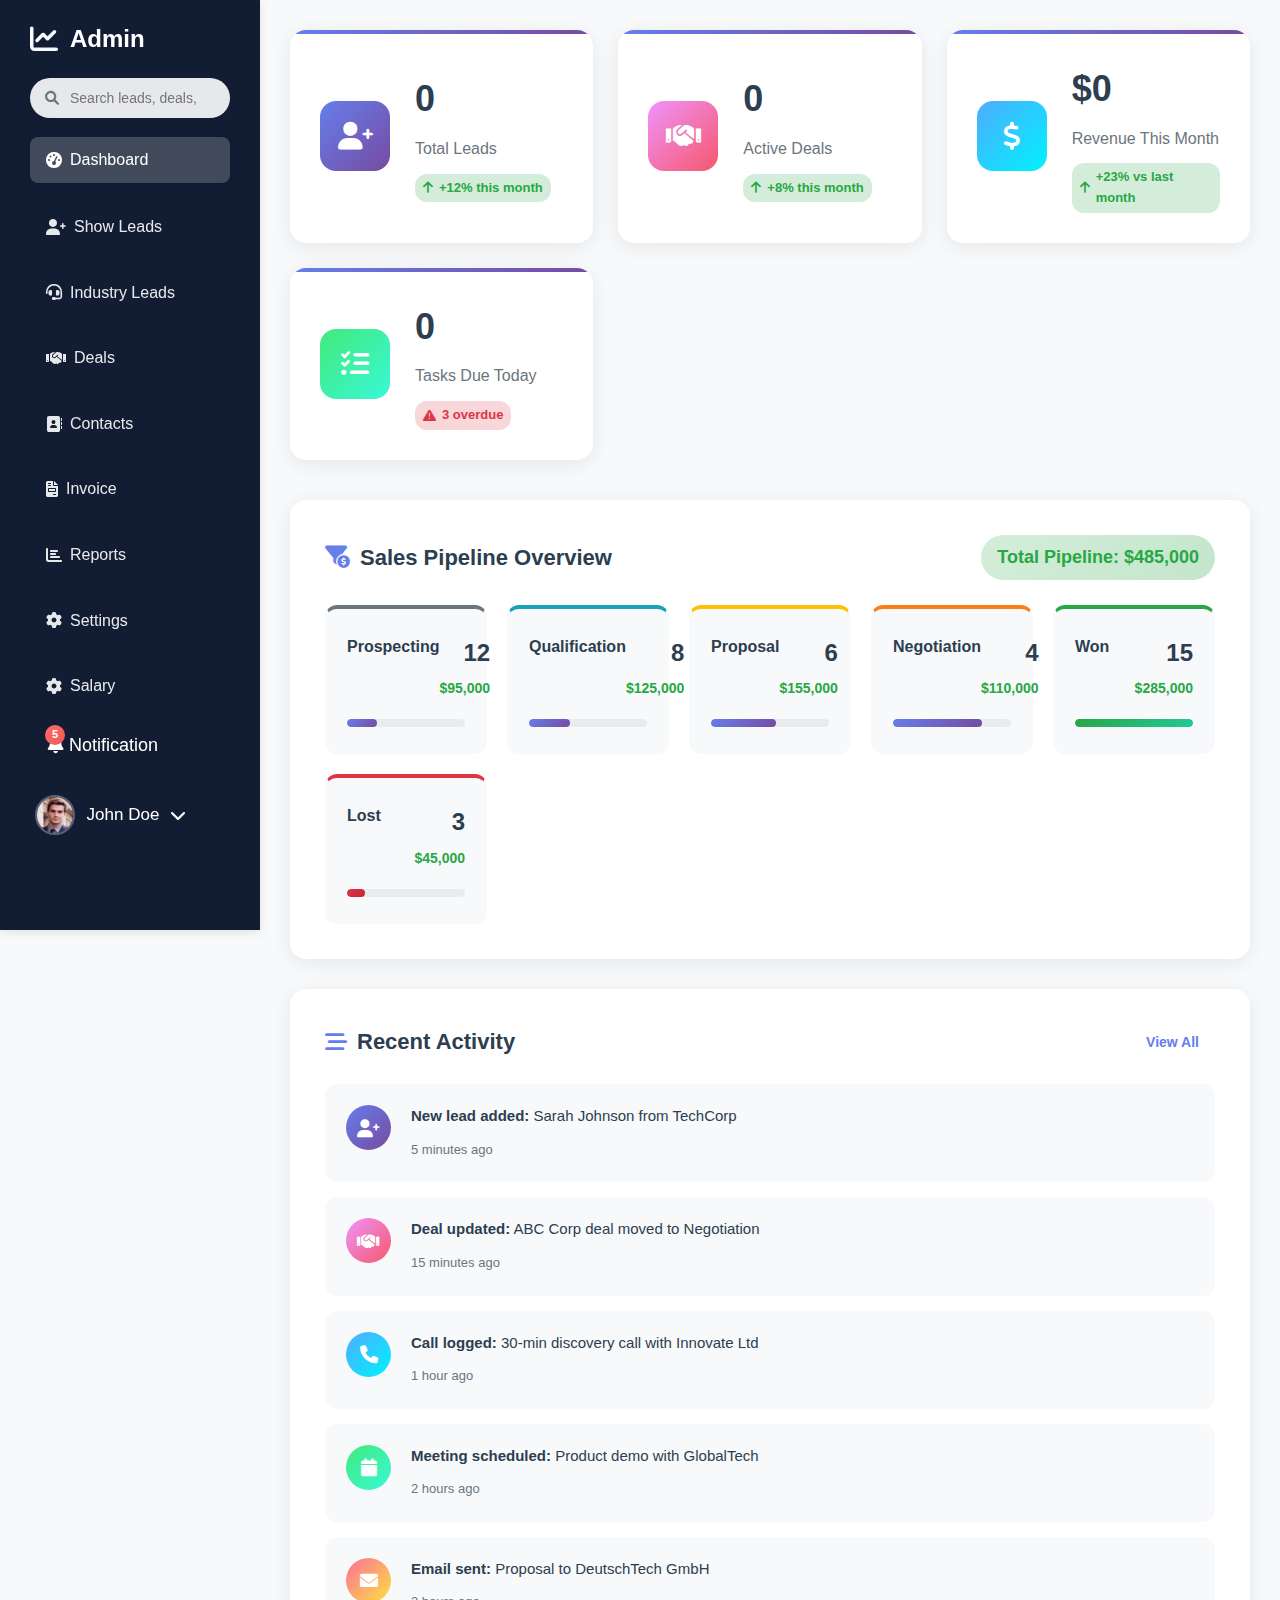
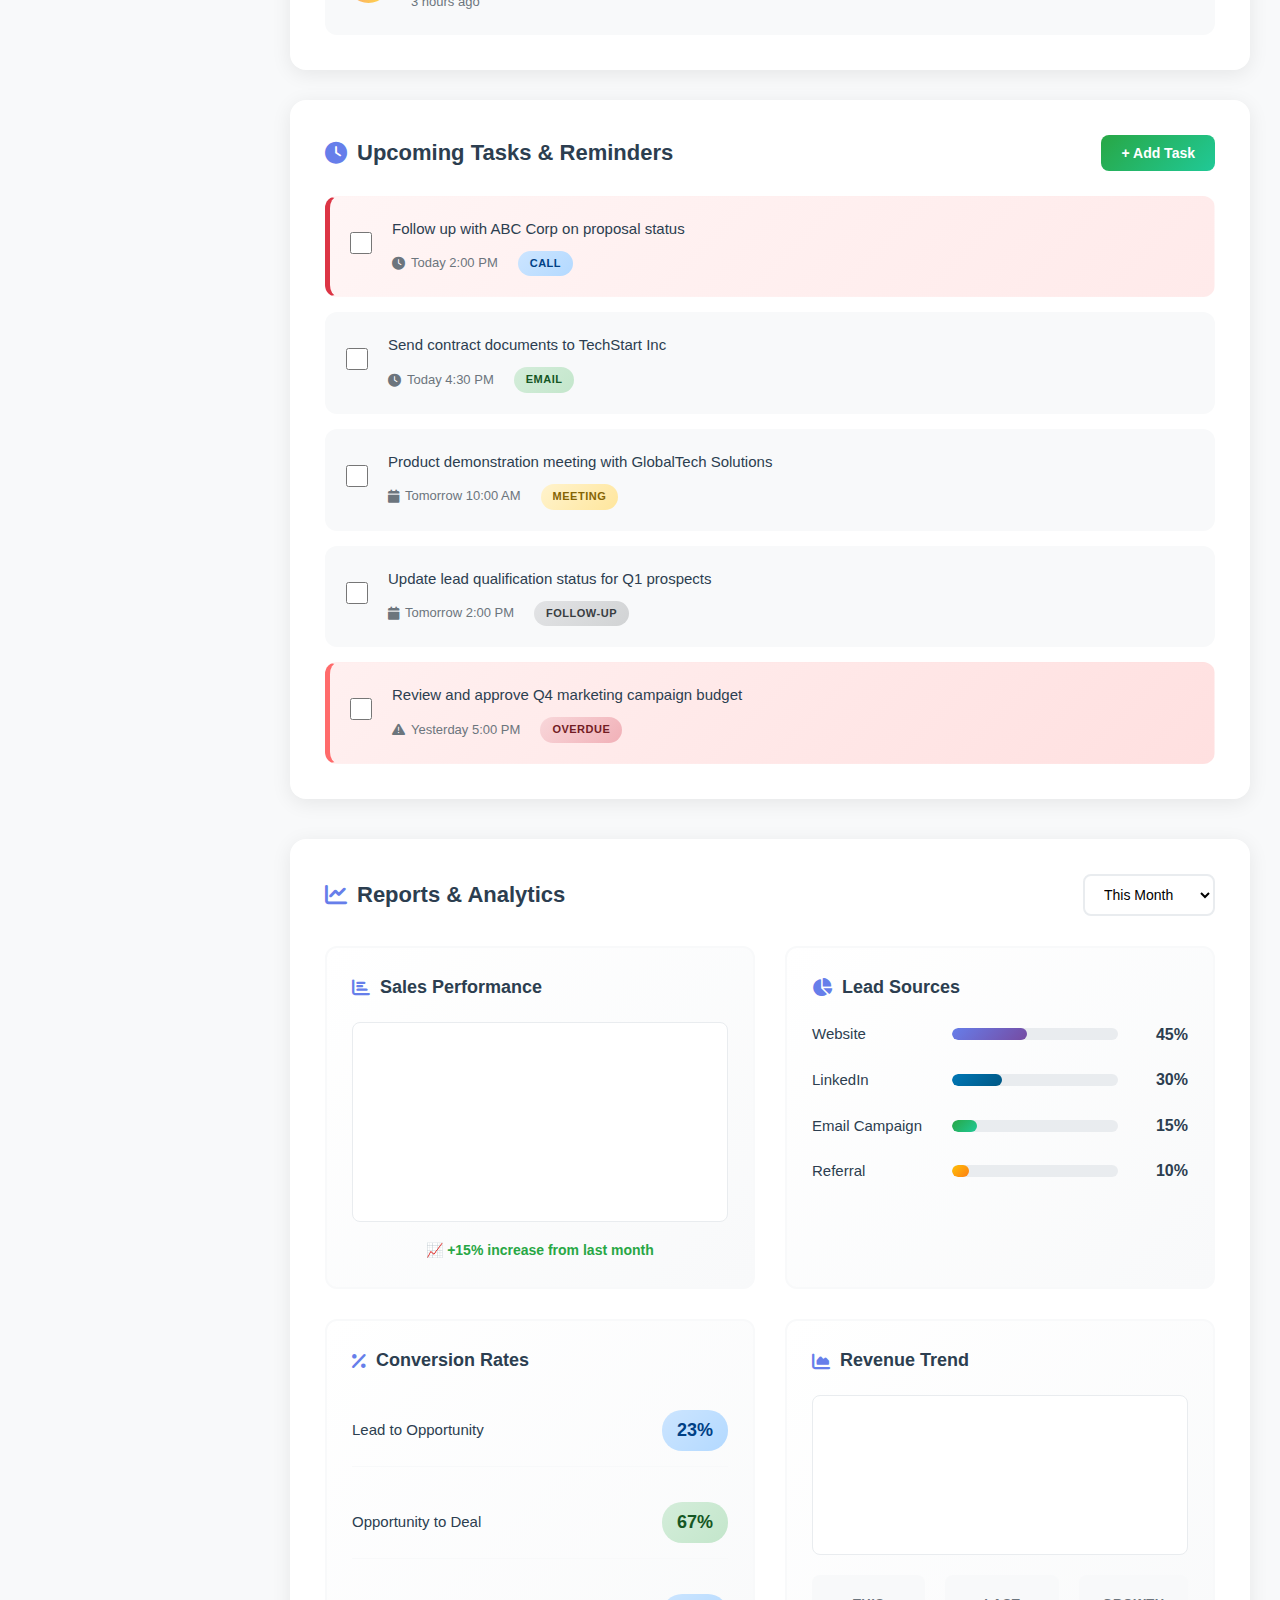
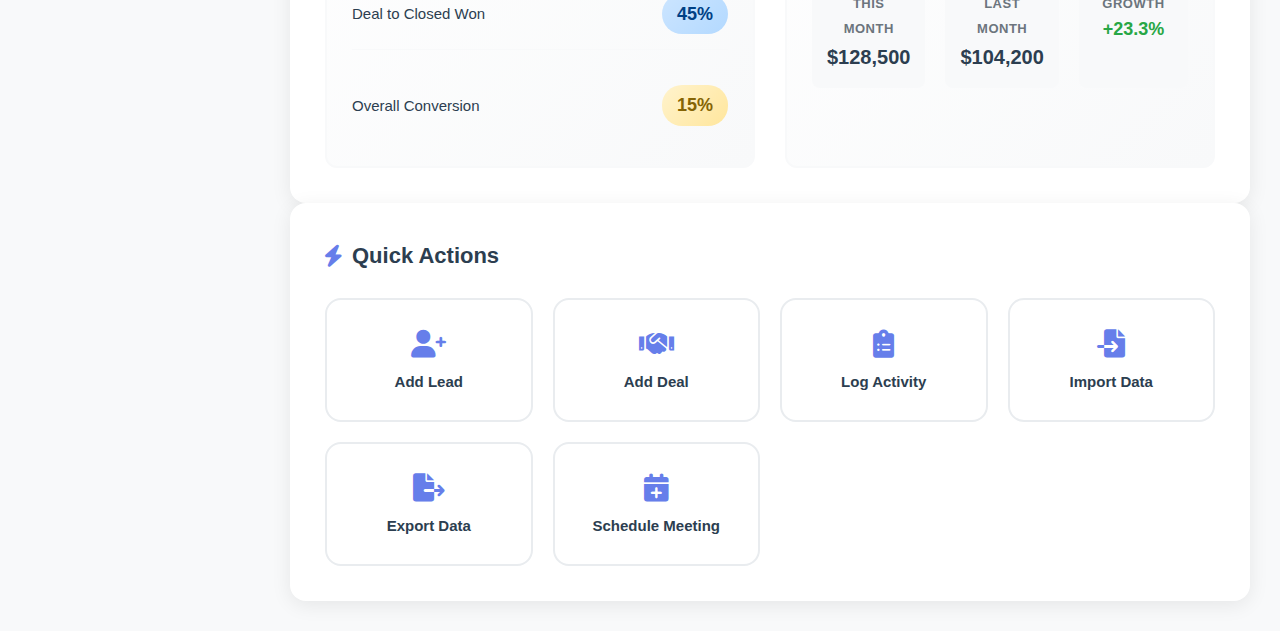
<file: MAIN UPDATED/MAIN_PAGE/index.html>
<!DOCTYPE html>
<html lang="en">
<head>
    <meta charset="UTF-8">
    <meta name="viewport" content="width=device-width, initial-scale=1.0">
    <title>CRM DASHBOARD</title>
    <link rel="stylesheet" href="style.css">
    <link href="https://cdnjs.cloudflare.com/ajax/libs/font-awesome/6.0.0/css/all.min.css" rel="stylesheet">
</head>
<body>
    <div class="app-container">
        <!-- Header / Navigation -->
        <header class="header">
            <div class="header-content">
                <div class="header-left">
                    <div class="logo">
                        <i class="fas fa-chart-line"></i>
                        <span>Admin</span>
                    </div>
                    <nav class="main-nav">
                        <div class="search-container">
                            <i class="fas fa-search"></i>
                            <input type="search" class="search-input" placeholder="Search leads, deals, contacts..." onkeyup="performSearch(this.value)">
                        </div>
                        <a href="#" class="nav-link active" data-page="dashboard">
                            <i class="fas fa-tachometer-alt"></i> Dashboard
                        </a>
                        <a href="../show_new_demo/show.html" class="nav-link" data-page="leads">
                            <i class="fas fa-user-plus"></i> Show Leads
                        </a>
                        <a href="../INDUSTRY_LEAD_PAGE/demo.html" class="nav-link" data-page="opportunities">
                            <i class="fa-solid fa-headset"></i>Industry Leads

                        <a href="../DEAL/deal.html" class="nav-link" data-page="deals">
                            <i class="fas fa-handshake"></i> Deals
                        </a>
                        <a href="../CONTACT/contact.html" class="nav-link" data-page="contacts">
                            <i class="fas fa-address-book"></i> Contacts
                        </a>
                        <a href="../INVOICE/invoice.html" class="nav-link" data-page="invoice" >
                            <i class="fas fa-file-invoice"></i> Invoice 
                        </a>
                            
                        <a href="../REPORTS/reports.html" class="nav-link" data-page="reports">
                            <i class="fas fa-chart-bar"></i> Reports
                        </a>
                        <a href="../SETTINGSS/setting.html" class="nav-link" data-page="settings">
                            <i class="fas fa-cog"></i> Settings
                        </a>
                        <a href="../SALARY/Salary.html" class="nav-link" data-page="settings">
                            <i class="fas fa-cog"></i> Salary
                        </a>
                    </nav>
                </div>
                
                <div class="header-right">
                                      
                    <div class="notifications" onclick="toggleNotifications()">
                        <i class="fas fa-bell"></i>
                        <span class="notification-badge" id="notificationCount">5</span> Notification
                        
                    </div>
                    
                    <div class="user-profile" onclick="toggleUserMenu()">
                        <img src="Logo.png" alt="User" class="user-avatar">
                        <span class="user-name">John Doe</span>
                        <i class="fas fa-chevron-down"></i>
                    </div>
                </div>
            </div>
            
            <!-- User Dropdown Menu -->
            <div class="user-dropdown" id="userDropdown">
                <div class="dropdown-item" onclick="viewProfile()">
                    <i class="fas fa-user"></i> Profile
                </div>
                <div class="dropdown-item" onclick="openSettings()">
                    <i class="fas fa-cog"></i> Settings
                </div>
                <div class="dropdown-item" onclick="openHelp()">
                    <i class="fas fa-question-circle"></i> Help
                </div>
                <div class="dropdown-item logout" onclick="logout()">
                    <i class="fas fa-sign-out-alt"></i> Logout
                </div>
            </div>
            
            <!-- Notifications Dropdown -->
            <div class="notifications-dropdown" id="notificationsDropdown">
                <div class="notifications-header">
                    <h4>Notifications</h4>
                    <button class="mark-all-read" onclick="markAllRead()">Mark all read</button>
                </div>
                <div class="notification-item urgent" onclick="viewNotification(1)">
                    <i class="fas fa-exclamation-triangle"></i>
                    <div class="notification-content">
                        <p><strong>High-value deal closing tomorrow:</strong> ABC Corp - $50,000</p>
                        <span class="notification-time">2 minutes ago</span>
                    </div>
                </div>
                <div class="notification-item" onclick="viewNotification(2)">
                    <i class="fas fa-user-plus"></i>
                    <div class="notification-content">
                        <p><strong>New lead assigned:</strong> Sarah Wilson from TechStart</p>
                        <span class="notification-time">1 hour ago</span>
                    </div>
                </div>
                <div class="notification-item" onclick="viewNotification(3)">
                    <i class="fas fa-calendar"></i>
                    <div class="notification-content">
                        <p><strong>Meeting reminder:</strong> Client demo at 3:00 PM</p>
                        <span class="notification-time">2 hours ago</span>
                    </div>
                </div>
                <div class="notification-item" onclick="viewNotification(4)">
                    <i class="fas fa-clock"></i>
                    <div class="notification-content">
                        <p><strong>Overdue follow-up:</strong> GlobalTech proposal review</p>
                        <span class="notification-time">1 day ago</span>
                    </div>
                </div>
                <div class="notification-item" onclick="viewNotification(5)">
                    <i class="fas fa-envelope"></i>
                    <div class="notification-content">
                        <p><strong>Internal message:</strong> Team meeting scheduled for Friday</p>
                        <span class="notification-time">2 days ago</span>
                    </div>
                </div>
            </div>
        </header>
        <!-- Main Dashboard Content -->
    <main class="main-content">
            <!-- KPI / Summary Cards -->
            <section class="kpi-section">
                <div class="kpi-card leads">
                    <div class="kpi-icon">
                        <i class="fas fa-user-plus"></i>
                    </div>
                    <div class="kpi-content">
                        <div class="kpi-value">247</div>
                        <div class="kpi-label">Total Leads</div>
                        <div class="kpi-change positive">
                            <i class="fas fa-arrow-up"></i> +12% this month
                        </div>
                    </div>
                </div>
                
                <div class="kpi-card deals">
                    <div class="kpi-icon">
                        <i class="fas fa-handshake"></i>
                    </div>
                    <div class="kpi-content">
                        <div class="kpi-value">43</div>
                        <div class="kpi-label">Active Deals</div>
                        <div class="kpi-change positive">
                            <i class="fas fa-arrow-up"></i> +8% this month
                        </div>
                    </div>
                </div>
                
                <div class="kpi-card revenue">
                    <div class="kpi-icon">
                        <i class="fas fa-dollar-sign"></i>
                    </div>
                    <div class="kpi-content">
                        <div class="kpi-value">$128,500</div>
                        <div class="kpi-label">Revenue This Month</div>
                        <div class="kpi-change positive">
                            <i class="fas fa-arrow-up"></i> +23% vs last month
                        </div>
                    </div>
                </div>
                
                <div class="kpi-card tasks">
                    <div class="kpi-icon">
                        <i class="fas fa-tasks"></i>
                    </div>
                    <div class="kpi-content">
                        <div class="kpi-value">8</div>
                        <div class="kpi-label">Tasks Due Today</div>
                        <div class="kpi-change negative">
                            <i class="fas fa-exclamation-triangle"></i> 3 overdue
                        </div>
                    </div>
                </div>
            </section>

            <!-- Main Dashboard Grid -->
            <div class="dashboard-grid">
                <!-- Sales Pipeline Overview -->
                <section class="pipeline-section">
                    <div class="section-header">
                        <h3><i class="fas fa-funnel-dollar"></i> Sales Pipeline Overview</h3>
                        <div class="pipeline-total">Total Pipeline: $485,000</div>
                    </div>
                    
                    <div class="pipeline-stages">
                        <div class="pipeline-stage prospecting" onclick="viewPipelineStage('prospecting')">
                            <div class="stage-header">
                                <h4>Prospecting</h4>
                                <div class="stage-stats">
                                    <span class="stage-count">12</span>
                                    <span class="stage-value">$95,000</span>
                                </div>
                            </div>
                            <div class="stage-progress">
                                <div class="progress-bar" style="width: 25%"></div>
                            </div>
                        </div>
                        
                        <div class="pipeline-stage qualification" onclick="viewPipelineStage('qualification')">
                            <div class="stage-header">
                                <h4>Qualification</h4>
                                <div class="stage-stats">
                                    <span class="stage-count">8</span>
                                    <span class="stage-value">$125,000</span>
                                </div>
                            </div>
                            <div class="stage-progress">
                                <div class="progress-bar" style="width: 35%"></div>
                            </div>
                        </div>
                        
                        <div class="pipeline-stage proposal" onclick="viewPipelineStage('proposal')">
                            <div class="stage-header">
                                <h4>Proposal</h4>
                                <div class="stage-stats">
                                    <span class="stage-count">6</span>
                                    <span class="stage-value">$155,000</span>
                                </div>
                            </div>
                            <div class="stage-progress">
                                <div class="progress-bar" style="width: 55%"></div>
                            </div>
                        </div>
                        
                        <div class="pipeline-stage negotiation" onclick="viewPipelineStage('negotiation')">
                            <div class="stage-header">
                                <h4>Negotiation</h4>
                                <div class="stage-stats">
                                    <span class="stage-count">4</span>
                                    <span class="stage-value">$110,000</span>
                                </div>
                            </div>
                            <div class="stage-progress">
                                <div class="progress-bar" style="width: 75%"></div>
                            </div>
                        </div>
                        
                        <div class="pipeline-stage won" onclick="viewPipelineStage('won')">
                            <div class="stage-header">
                                <h4>Won</h4>
                                <div class="stage-stats">
                                    <span class="stage-count">15</span>
                                    <span class="stage-value">$285,000</span>
                                </div>
                            </div>
                            <div class="stage-progress">
                                <div class="progress-bar won" style="width: 100%"></div>
                            </div>
                        </div>
                        
                        <div class="pipeline-stage lost" onclick="viewPipelineStage('lost')">
                            <div class="stage-header">
                                <h4>Lost</h4>
                                <div class="stage-stats">
                                    <span class="stage-count">3</span>
                                    <span class="stage-value">$45,000</span>
                                </div>
                            </div>
                            <div class="stage-progress">
                                <div class="progress-bar lost" style="width: 15%"></div>
                            </div>
                        </div>
                    </div>
                </section>

                <!-- Activity Feed -->
                <section class="activity-section">
                    <div class="section-header">
                        <h3><i class="fas fa-stream"></i> Recent Activity</h3>
                        <button class="view-all-btn" onclick="viewAllActivities()">View All</button>
                    </div>
                    
                    <div class="activity-feed">
                        <div class="activity-item" onclick="viewActivityDetail(1)">
                            <div class="activity-icon new-lead">
                                <i class="fas fa-user-plus"></i>
                            </div>
                            <div class="activity-content">
                                <p><strong>New lead added:</strong> Sarah Johnson from TechCorp</p>
                                <span class="activity-time">5 minutes ago</span>
                            </div>
                        </div>
                        
                        <div class="activity-item" onclick="viewActivityDetail(2)">
                            <div class="activity-icon deal-update">
                                <i class="fas fa-handshake"></i>
                            </div>
                            <div class="activity-content">
                                <p><strong>Deal updated:</strong> ABC Corp deal moved to Negotiation</p>
                                <span class="activity-time">15 minutes ago</span>
                            </div>
                        </div>
                        
                        <div class="activity-item" onclick="viewActivityDetail(3)">
                            <div class="activity-icon call-logged">
                                <i class="fas fa-phone"></i>
                            </div>
                            <div class="activity-content">
                                <p><strong>Call logged:</strong> 30-min discovery call with Innovate Ltd</p>
                                <span class="activity-time">1 hour ago</span>
                            </div>
                        </div>
                        
                        <div class="activity-item" onclick="viewActivityDetail(4)">
                            <div class="activity-icon meeting-scheduled">
                                <i class="fas fa-calendar"></i>
                            </div>
                            <div class="activity-content">
                                <p><strong>Meeting scheduled:</strong> Product demo with GlobalTech</p>
                                <span class="activity-time">2 hours ago</span>
                            </div>
                        </div>
                        
                        <div class="activity-item" onclick="viewActivityDetail(5)">
                            <div class="activity-icon email-sent">
                                <i class="fas fa-envelope"></i>
                            </div>
                            <div class="activity-content">
                                <p><strong>Email sent:</strong> Proposal to DeutschTech GmbH</p>
                                <span class="activity-time">3 hours ago</span>
                            </div>
                        </div>
                    </div>
                </section>

                <!-- Upcoming Tasks & Reminders -->
                <section class="tasks-section">
                    <div class="section-header">
                        <h3><i class="fas fa-clock"></i> Upcoming Tasks & Reminders</h3>
                        <button class="add-task-btn" onclick="addTask()">+ Add Task</button>
                    </div>
                    
                    <div class="tasks-list">
                        <div class="task-item urgent">
                            <div class="task-checkbox">
                                <input type="checkbox" id="task1" onchange="toggleTask(1, this.checked)">
                                <label for="task1"></label>
                            </div>
                            <div class="task-content">
                                <p>Follow up with ABC Corp on proposal status</p>
                                <div class="task-meta">
                                    <span class="task-time"><i class="fas fa-clock"></i> Today 2:00 PM</span>
                                    <span class="task-type call">Call</span>
                                </div>
                            </div>
                        </div>
                        
                        <div class="task-item">
                            <div class="task-checkbox">
                                <input type="checkbox" id="task2" onchange="toggleTask(2, this.checked)">
                                <label for="task2"></label>
                            </div>
                            <div class="task-content">
                                <p>Send contract documents to TechStart Inc</p>
                                <div class="task-meta">
                                    <span class="task-time"><i class="fas fa-clock"></i> Today 4:30 PM</span>
                                    <span class="task-type email">Email</span>
                                </div>
                            </div>
                        </div>
                        
                        <div class="task-item">
                            <div class="task-checkbox">
                                <input type="checkbox" id="task3" onchange="toggleTask(3, this.checked)">
                                <label for="task3"></label>
                            </div>
                            <div class="task-content">
                                <p>Product demonstration meeting with GlobalTech Solutions</p>
                                <div class="task-meta">
                                    <span class="task-time"><i class="fas fa-calendar"></i> Tomorrow 10:00 AM</span>
                                    <span class="task-type meeting">Meeting</span>
                                </div>
                            </div>
                        </div>
                        
                        <div class="task-item">
                            <div class="task-checkbox">
                                <input type="checkbox" id="task4" onchange="toggleTask(4, this.checked)">
                                <label for="task4"></label>
                            </div>
                            <div class="task-content">
                                <p>Update lead qualification status for Q1 prospects</p>
                                <div class="task-meta">
                                    <span class="task-time"><i class="fas fa-calendar"></i> Tomorrow 2:00 PM</span>
                                    <span class="task-type follow-up">Follow-up</span>
                                </div>
                            </div>
                        </div>
                        
                        <div class="task-item overdue">
                            <div class="task-checkbox">
                                <input type="checkbox" id="task5" onchange="toggleTask(5, this.checked)">
                                <label for="task5"></label>
                            </div>
                            <div class="task-content">
                                <p>Review and approve Q4 marketing campaign budget</p>
                                <div class="task-meta">
                                    <span class="task-time"><i class="fas fa-exclamation-triangle"></i> Yesterday 5:00 PM</span>
                                    <span class="task-type overdue">Overdue</span>
                                </div>
                            </div>
                        </div>
                    </div>
                </section>
            </div>

            <!-- Reports & Charts Section -->
            <section class="reports-section">
                <div class="section-header">
                    <h3><i class="fas fa-chart-line"></i> Reports & Analytics</h3>
                    <select class="time-filter" onchange="updateReports(this.value)">
                        <option value="week">This Week</option>
                        <option value="month" selected>This Month</option>
                        <option value="quarter">This Quarter</option>
                        <option value="year">This Year</option>
                    </select>
                </div>
                
                <div class="charts-container">
                    <div class="chart-item">
                        <h4><i class="fas fa-chart-bar"></i> Sales Performance</h4>
                        <div class="chart-placeholder">
                            <canvas id="salesChart" width="300" height="200"></canvas>
                        </div>
                        <div class="chart-summary">
                            <span class="trend positive">📈 +15% increase from last month</span>
                        </div>
                    </div>
                    
                    <div class="chart-item">
                        <h4><i class="fas fa-chart-pie"></i> Lead Sources</h4>
                        <div class="lead-sources">
                            <div class="source-item">
                                <span class="source-label">Website</span>
                                <div class="source-bar">
                                    <div class="source-fill website" style="width: 45%"></div>
                                </div>
                                <span class="source-percentage">45%</span>
                            </div>
                            <div class="source-item">
                                <span class="source-label">LinkedIn</span>
                                <div class="source-bar">
                                    <div class="source-fill linkedin" style="width: 30%"></div>
                                </div>
                                <span class="source-percentage">30%</span>
                            </div>
                            <div class="source-item">
                                <span class="source-label">Email Campaign</span>
                                <div class="source-bar">
                                    <div class="source-fill email" style="width: 15%"></div>
                                </div>
                                <span class="source-percentage">15%</span>
                            </div>
                            <div class="source-item">
                                <span class="source-label">Referral</span>
                                <div class="source-bar">
                                    <div class="source-fill referral" style="width: 10%"></div>
                                </div>
                                <span class="source-percentage">10%</span>
                            </div>
                        </div>
                    </div>
                    
                    <div class="chart-item">
                        <h4><i class="fas fa-percentage"></i> Conversion Rates</h4>
                        <div class="conversion-stats">
                            <div class="conversion-item">
                                <span class="conversion-label">Lead to Opportunity</span>
                                <span class="conversion-rate good">23%</span>
                            </div>
                            <div class="conversion-item">
                                <span class="conversion-label">Opportunity to Deal</span>
                                <span class="conversion-rate excellent">67%</span>
                            </div>
                            <div class="conversion-item">
                                <span class="conversion-label">Deal to Closed Won</span>
                                <span class="conversion-rate good">45%</span>
                            </div>
                            <div class="conversion-item">
                                <span class="conversion-label">Overall Conversion</span>
                                <span class="conversion-rate average">15%</span>
                            </div>
                        </div>
                    </div>

                    <div class="chart-item">
                        <h4><i class="fas fa-chart-area"></i> Revenue Trend</h4>
                        <div class="revenue-trend">
                            <canvas id="revenueChart" width="300" height="150"></canvas>
                        </div>
                        <div class="revenue-summary">
                            <div class="revenue-item">
                                <span class="revenue-label">This Month</span>
                                <span class="revenue-value">$128,500</span>
                            </div>
                            <div class="revenue-item">
                                <span class="revenue-label">Last Month</span>
                                <span class="revenue-value">$104,200</span>
                            </div>
                            <div class="revenue-item">
                                <span class="revenue-label">Growth</span>
                                <span class="revenue-growth positive">+23.3%</span>
                            </div>
                        </div>
                    </div>
                </div>
            </section>

            <!-- Quick Actions Panel -->
            <section class="quick-actions-section">
                <div class="section-header">
                    <h3><i class="fas fa-bolt"></i> Quick Actions</h3>
                </div>
                
                <div class="quick-actions-grid">
                    <button class="quick-action-btn add-lead" onclick="addLead()">
                        <i class="fas fa-user-plus"></i>
                        <span>Add Lead</span>
                    </button>
                    
                    <button class="quick-action-btn add-deal" onclick="addDeal()">
                        <i class="fas fa-handshake"></i>
                        <span>Add Deal</span>
                    </button>
                    
                    <button class="quick-action-btn log-activity" onclick="logActivity()">
                        <i class="fas fa-clipboard-list"></i>
                        <span>Log Activity</span>
                    </button>
                    
                    <button class="quick-action-btn import-data" onclick="importData()">
                        <i class="fas fa-file-import"></i>
                        <span>Import Data</span>
                    </button>
                    
                    <button class="quick-action-btn export-data" onclick="exportData()">
                        <i class="fas fa-file-export"></i>
                        <span>Export Data</span>
                    </button>
                    
                    <button class="quick-action-btn schedule-meeting" onclick="scheduleMeeting()">
                        <i class="fas fa-calendar-plus"></i>
                        <span>Schedule Meeting</span>
                    </button>
                </div>
            </section>
    </main>
    </div>    
       

    <!-- Task Modal -->
    <div class="modal-overlay" id="taskModal" style="display: none;">
        <div class="modal-content">
            <div class="modal-header">
                <h3>Add New Task</h3>
                <button class="modal-close" onclick="closeTaskModal()">×</button>
            </div>
            <div class="modal-body">
                <div class="field-group">
                    <label for="taskTitle">Task Title</label>
                    <input type="text" id="taskTitle" class="form-input" placeholder="Enter task description">
                </div>
                <div class="field-row">
                    <div class="field-group">
                        <label for="taskType">Task Type</label>
                        <select id="taskType" class="form-select">
                            <option value="call">Call</option>
                            <option value="email">Email</option>
                            <option value="meeting">Meeting</option>
                            <option value="follow-up">Follow-up</option>
                        </select>
                    </div>
                    <div class="field-group">
                        <label for="taskPriority">Priority</label>
                        <select id="taskPriority" class="form-select">
                            <option value="low">Low</option>
                            <option value="medium" selected>Medium</option>
                            <option value="high">High</option>
                            <option value="urgent">Urgent</option>
                        </select>
                    </div>
                </div>
                <div class="field-group">
                    <label for="taskDate">Due Date & Time</label>
                    <input type="datetime-local" id="taskDate" class="form-input">
                </div>
                <div class="field-group">
                    <label for="taskDescription">Description</label>
                    <textarea id="taskDescription" class="form-textarea" rows="3" placeholder="Additional details..."></textarea>
                </div>
            </div>
            <div class="modal-actions">
                <button class="btn-primary" onclick="saveTask()">Save Task</button>
                <button class="btn-secondary" onclick="closeTaskModal()">Cancel</button>
            </div>
        </div>
    </div>

    <script src="script.js"></script>
</body>
</html>
</file>
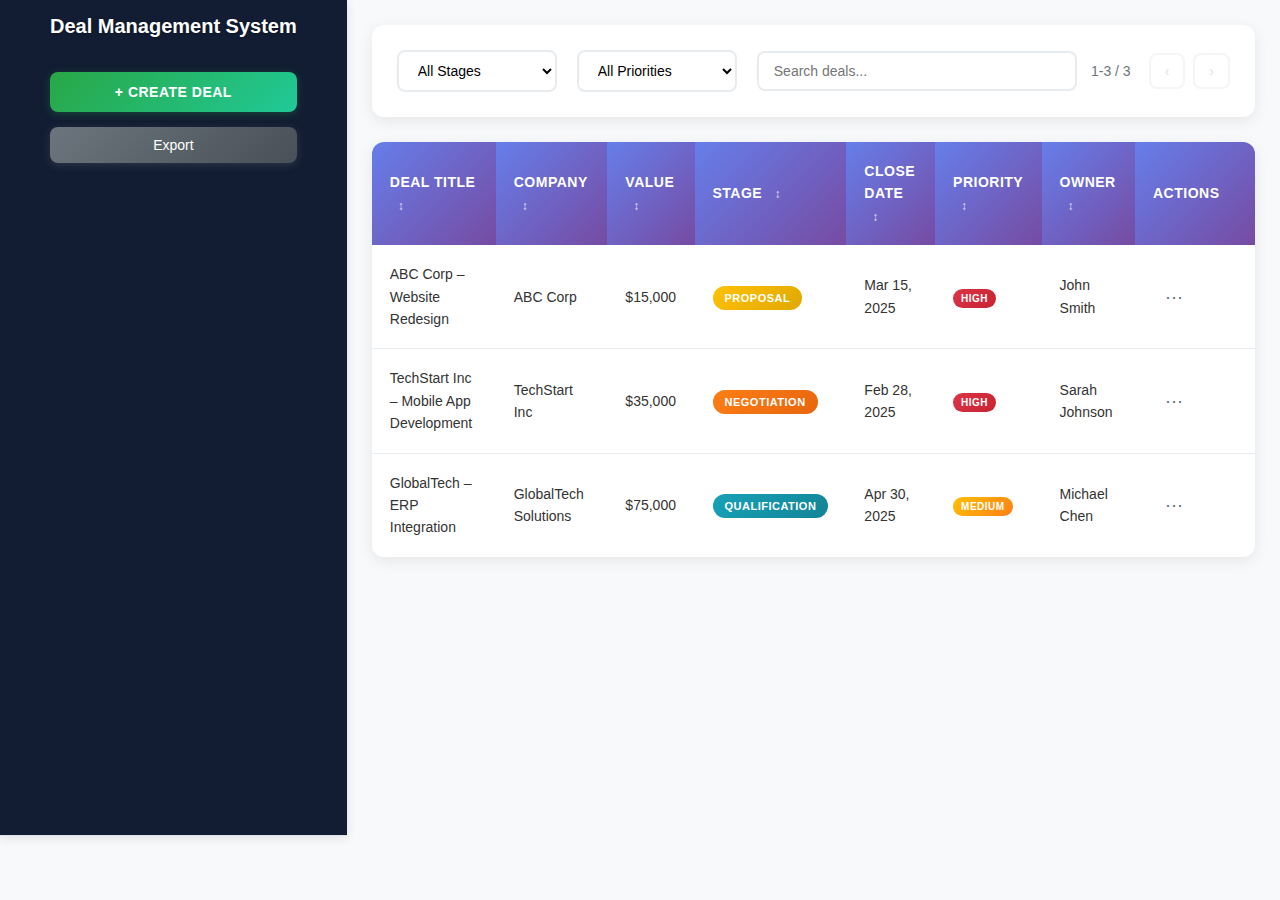
<file: MAIN UPDATED/DEAL/deal.html>
<!DOCTYPE html>
<html lang="en">
<head>
    <meta charset="UTF-8">
    <meta name="viewport" content="width=device-width, initial-scale=1.0">
    <title>Deal Management System</title>
    <link rel="stylesheet" href="deal.css">
</head>
<body>
    <div class="app-container">
        <!-- Top Navigation -->
        <nav class="top-nav">
            <div class="nav-content">
                <h1 class="app-title">Deal Management System</h1>
                <div class="nav-actions">
                    <button class="btn-primary" onclick="createDeal()">+ Create Deal</button>
                    <button class="btn-secondary" onclick="exportDeals()">Export</button>
                </div>
            </div>
        </nav>

        <!-- Deals List View -->
        <div class="deals-list" id="dealsList">
            <div class="list-header">
                <div class="list-controls">
                    <select class="filter-select" id="stageFilter" onchange="filterDeals()">
                        <option value="">All Stages</option>
                        <option value="Prospecting">Prospecting</option>
                        <option value="Qualification">Qualification</option>
                        <option value="Proposal">Proposal</option>
                        <option value="Negotiation">Negotiation</option>
                        <option value="Won">Won</option>
                        <option value="Lost">Lost</option>
                    </select>
                    <select class="filter-select" id="priorityFilter" onchange="filterDeals()">
                        <option value="">All Priorities</option>
                        <option value="High">High</option>
                        <option value="Medium">Medium</option>
                        <option value="Low">Low</option>
                    </select>
                    <input type="search" class="search-input" placeholder="Search deals..." onkeyup="searchDeals(this.value)">
                </div>
                <div class="pagination-info">
                    <span id="recordCount">0-0 / 0</span>
                    <div class="pagination-controls">
                        <button class="page-btn" id="prevBtn" onclick="previousPage()" disabled>‹</button>
                        <button class="page-btn" id="nextBtn" onclick="nextPage()" disabled>›</button>
                    </div>
                </div>
            </div>

            <table class="deals-table">
                <thead>
                    <tr>
                        <th onclick="sortTable(0)">Deal Title <span class="sort-icon">↕</span></th>
                        <th onclick="sortTable(1)">Company <span class="sort-icon">↕</span></th>
                        <th onclick="sortTable(2)">Value <span class="sort-icon">↕</span></th>
                        <th onclick="sortTable(3)">Stage <span class="sort-icon">↕</span></th>
                        <th onclick="sortTable(4)">Close Date <span class="sort-icon">↕</span></th>
                        <th onclick="sortTable(5)">Priority <span class="sort-icon">↕</span></th>
                        <th onclick="sortTable(6)">Owner <span class="sort-icon">↕</span></th>
                        <th class="actions-col">Actions</th>
                    </tr>
                </thead>
                <tbody id="dealsTableBody">
                    <!-- Table content will be populated by JavaScript -->
                </tbody>
            </table>

            <div class="empty-state" id="emptyState" style="display: none;">
                <div class="empty-content">
                    <h3>No deals found</h3>
                    <p>Start by creating your first deal</p>
                    <button class="btn-primary" onclick="createDeal()">+ Create Deal</button>
                </div>
            </div>
        </div>

        <!-- Deal Detail/Edit Form -->
        <div class="deal-form" id="dealForm" style="display: none;">
            <div class="form-header">
                <div class="form-title">
                    <h2 id="formTitle">Create New Deal</h2>
                </div>
                <div class="form-actions">
                    <button class="btn-primary" onclick="saveDeal()">Save</button>
                    <button class="btn-success" onclick="markAsWon()" id="markWonBtn" style="display: none;">Mark as Won</button>
                    <button class="btn-danger" onclick="markAsLost()" id="markLostBtn" style="display: none;">Mark as Lost</button>
                    <button class="btn-secondary" onclick="cancelForm()">Cancel</button>
                    <button class="btn-cancel" onclick="cancelForm()">×</button>
                </div>
            </div>

            <div class="form-content">
                <div class="form-main">
                    <!-- Deal Overview Section -->
                    <div class="form-section">
                        <h3 class="section-title">Deal Overview</h3>
                        
                        <div class="field-row">
                            <div class="field-group">
                                <label for="dealTitle">Deal Title <span class="required">*</span></label>
                                <input type="text" id="dealTitle" class="form-input" required placeholder="e.g., ABC Corp – Website Redesign">
                            </div>
                            <div class="field-group">
                                <label for="dealValue">Deal Value <span class="required">*</span></label>
                                <input type="number" id="dealValue" class="form-input" required placeholder="0.00" step="0.01">
                            </div>
                        </div>

                        <div class="field-row">
                            <div class="field-group">
                                <label for="dealStage">Status/Stage <span class="required">*</span></label>
                                <select id="dealStage" class="form-select" required>
                                    <option value="Prospecting">Prospecting</option>
                                    <option value="Qualification">Qualification</option>
                                    <option value="Proposal">Proposal</option>
                                    <option value="Negotiation">Negotiation</option>
                                    <option value="Won">Won</option>
                                    <option value="Lost">Lost</option>
                                </select>
                            </div>
                            <div class="field-group">
                                <label for="closeDate">Close Date <span class="required">*</span></label>
                                <input type="date" id="closeDate" class="form-input" required>
                            </div>
                        </div>

                        <div class="field-row">
                            <div class="field-group">
                                <label for="assignedOwner">Assigned Owner</label>
                                <select id="assignedOwner" class="form-select">
                                    <option value="">Select Owner</option>
                                    <option value="John Smith">John Smith</option>
                                    <option value="Sarah Johnson">Sarah Johnson</option>
                                    <option value="Michael Chen">Michael Chen</option>
                                    <option value="Emma Wilson">Emma Wilson</option>
                                </select>
                            </div>
                            <div class="field-group">
                                <label for="priority">Priority</label>
                                <select id="priority" class="form-select">
                                    <option value="Low">Low</option>
                                    <option value="Medium" selected>Medium</option>
                                    <option value="High">High</option>
                                </select>
                            </div>
                        </div>
                    </div>

                    <!-- Contact & Company Info -->
                    <div class="form-section">
                        <h3 class="section-title">Contact & Company Information</h3>
                        
                        <div class="field-row">
                            <div class="field-group">
                                <label for="companyName">Company Name <span class="required">*</span></label>
                                <input type="text" id="companyName" class="form-input" required>
                            </div>
                            <div class="field-group">
                                <label for="primaryContact">Primary Contact <span class="required">*</span></label>
                                <input type="text" id="primaryContact" class="form-input" required>
                            </div>
                        </div>

                        <div class="field-row">
                            <div class="field-group">
                                <label for="contactEmail">Contact Email</label>
                                <input type="email" id="contactEmail" class="form-input">
                            </div>
                            <div class="field-group">
                                <label for="contactPhone">Contact Phone</label>
                                <input type="tel" id="contactPhone" class="form-input">
                            </div>
                        </div>

                        <div class="field-group">
                            <label for="secondaryContacts">Secondary Contacts</label>
                            <textarea id="secondaryContacts" class="form-textarea" rows="3" placeholder="Additional contacts (one per line)"></textarea>
                        </div>
                    </div>

                    <!-- Deal Metrics -->
                    <div class="form-section">
                        <h3 class="section-title">Deal Metrics</h3>
                        
                        <div class="field-row">
                            <div class="field-group">
                                <label for="winProbability">Win Probability (%)</label>
                                <input type="number" id="winProbability" class="form-input" min="0" max="100" placeholder="0-100">
                            </div>
                            <div class="field-group">
                                <label for="grossMargin">Gross Margin (%)</label>
                                <input type="number" id="grossMargin" class="form-input" min="0" max="100" step="0.1" placeholder="0-100">
                            </div>
                        </div>
                    </div>

                    <!-- Notes & Attachments -->
                    <div class="form-section">
                        <h3 class="section-title">Notes & Attachments</h3>
                        
                        <div class="field-group">
                            <label for="dealNotes">Notes</label>
                            <textarea id="dealNotes" class="form-textarea" rows="6" placeholder="Deal notes and details..."></textarea>
                        </div>

                        <div class="field-group">
                            <label for="dealAttachments">Attachments</label>
                            <div class="file-upload-container">
                                <input type="file" id="dealAttachments" class="file-input" multiple>
                                <div class="file-upload-area" onclick="document.getElementById('dealAttachments').click()">
                                    <div class="upload-icon">📎</div>
                                    <div class="upload-text">
                                        <span>Click to upload files</span>
                                        <small>Proposals, contracts, invoices</small>
                                    </div>
                                </div>
                                <div class="file-list" id="fileList"></div>
                            </div>
                        </div>
                    </div>
                </div>

                <!-- Deal Sidebar -->
                <div class="deal-sidebar">
                    <!-- Pipeline Progress -->
                    <div class="sidebar-section">
                        <h4>Pipeline Progress</h4>
                        <div class="pipeline-visual" id="pipelineVisual">
                            <div class="pipeline-stage" data-stage="Prospecting">
                                <div class="stage-dot"></div>
                                <div class="stage-label">Prospecting</div>
                            </div>
                            <div class="pipeline-connector"></div>
                            <div class="pipeline-stage" data-stage="Qualification">
                                <div class="stage-dot"></div>
                                <div class="stage-label">Qualification</div>
                            </div>
                            <div class="pipeline-connector"></div>
                            <div class="pipeline-stage" data-stage="Proposal">
                                <div class="stage-dot"></div>
                                <div class="stage-label">Proposal</div>
                            </div>
                            <div class="pipeline-connector"></div>
                            <div class="pipeline-stage" data-stage="Negotiation">
                                <div class="stage-dot"></div>
                                <div class="stage-label">Negotiation</div>
                            </div>
                            <div class="pipeline-connector"></div>
                            <div class="pipeline-stage final" data-stage="Won">
                                <div class="stage-dot"></div>
                                <div class="stage-label">Won</div>
                            </div>
                        </div>
                    </div>

                    <!-- Quick Actions -->
                    <div class="sidebar-section">
                        <h4>Quick Actions</h4>
                        <div class="quick-actions">
                            <button class="action-button call-btn" onclick="callContact()">📞 Call</button>
                            <button class="action-button email-btn" onclick="emailContact()">📧 Email</button>
                            <button class="action-button activity-btn" onclick="addActivity()">➕ Add Activity</button>
                        </div>
                    </div>

                    <!-- Deal Info -->
                    <div class="sidebar-section">
                        <h4>Deal Information</h4>
                        <div class="info-item">
                            <label>Days in Stage:</label>
                            <span id="daysInStage">-</span>
                        </div>
                        <div class="info-item">
                            <label>Days Since Created:</label>
                            <span id="daysSinceCreated">-</span>
                        </div>
                        <div class="info-item">
                            <label>Last Activity:</label>
                            <span id="lastActivity">-</span>
                        </div>
                    </div>
                </div>
            </div>

            <!-- Activity Timeline Section -->
            <div class="activity-section">
                <h3 class="section-title">Activity Timeline</h3>
                <div class="activity-tabs">
                    <button class="activity-tab active" data-tab="past" onclick="switchActivityTab('past')">Past Activities</button>
                    <button class="activity-tab" data-tab="upcoming" onclick="switchActivityTab('upcoming')">Upcoming Activities</button>
                </div>
                
                <div class="activity-content">
                    <div class="activity-pane active" id="pastActivities">
                        <div class="activity-timeline" id="pastTimeline">
                            <!-- Past activities will be populated here -->
                        </div>
                        <button class="btn-secondary" onclick="addPastActivity()">+ Add Past Activity</button>
                    </div>
                    
                    <div class="activity-pane" id="upcomingActivities">
                        <div class="activity-timeline" id="upcomingTimeline">
                            <!-- Upcoming activities will be populated here -->
                        </div>
                        <button class="btn-secondary" onclick="scheduleActivity()">+ Schedule Activity</button>
                    </div>
                </div>
            </div>

            <!-- Related Deals Section -->
            <div class="related-deals-section">
                <h3 class="section-title">Related Deals & Cross-Sell Opportunities</h3>
                <div class="related-deals-list" id="relatedDealsList">
                    <!-- Related deals will be populated here -->
                </div>
            </div>
        </div>

        <!-- Activity Modal -->
        <div class="modal-overlay" id="activityModal" style="display: none;">
            <div class="modal-content">
                <div class="modal-header">
                    <h3 id="activityModalTitle">Add Activity</h3>
                    <button class="modal-close" onclick="closeActivityModal()">×</button>
                </div>
                <div class="modal-body">
                    <div class="field-group">
                        <label for="activityType">Activity Type</label>
                        <select id="activityType" class="form-select">
                            <option value="Call">Call</option>
                            <option value="Email">Email</option>
                            <option value="Meeting">Meeting</option>
                            <option value="Follow-up">Follow-up</option>
                            <option value="Proposal">Proposal</option>
                        </select>
                    </div>
                    <div class="field-group">
                        <label for="activityDate">Date & Time</label>
                        <input type="datetime-local" id="activityDate" class="form-input">
                    </div>
                    <div class="field-group">
                        <label for="activityDescription">Description</label>
                        <textarea id="activityDescription" class="form-textarea" rows="3"></textarea>
                    </div>
                </div>
                <div class="modal-actions">
                    <button class="btn-primary" onclick="saveActivity()">Save Activity</button>
                    <button class="btn-secondary" onclick="closeActivityModal()">Cancel</button>
                </div>
            </div>
        </div>

        <!-- Delete Confirmation Modal -->
        <div class="modal-overlay" id="deleteModal" style="display: none;">
            <div class="modal-content">
                <div class="modal-header">
                    <h3>Confirm Deletion</h3>
                </div>
                <div class="modal-body">
                    <p>Are you sure you want to delete this deal?</p>
                    <p><strong id="deleteDealName"></strong></p>
                    <p class="warning-text">This action cannot be undone.</p>
                </div>
                <div class="modal-actions">
                    <button class="btn-danger" onclick="confirmDelete()">Delete</button>
                    <button class="btn-secondary" onclick="closeDeleteModal()">Cancel</button>
                </div>
            </div>
        </div>
    </div>

    <script src="deal.js"></script>
</body>
</html>
</file>
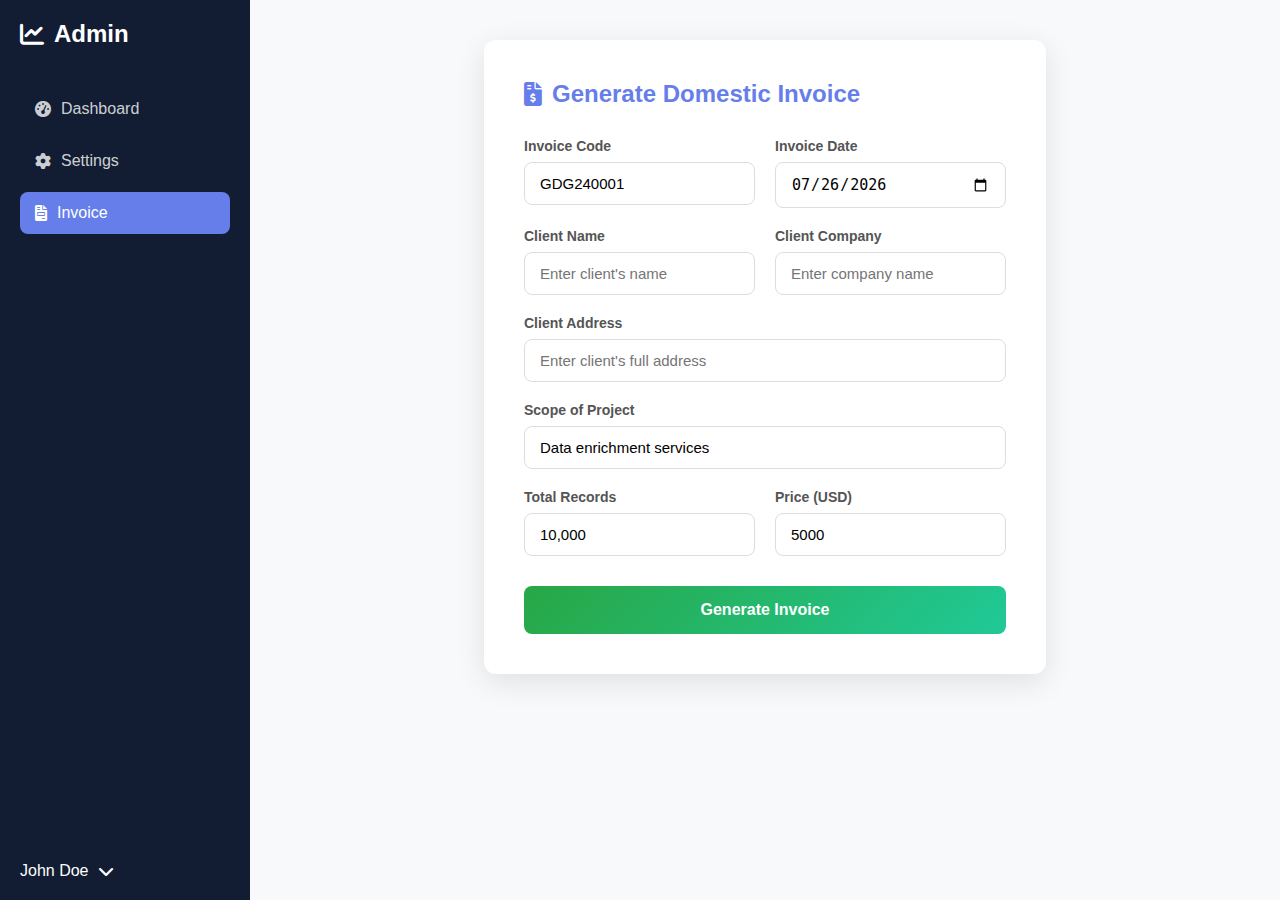
<file: MAIN UPDATED/INVOICE/invoice.html>
<!DOCTYPE html>
<html lang="en">
<head>
    <meta charset="UTF-8">
    <meta name="viewport" content="width=device-width, initial-scale=1.0">
    <title>Invoice </title>
    <link rel="stylesheet" href="invoice.css">
    <link href="https://cdnjs.cloudflare.com/ajax/libs/font-awesome/6.0.0/css/all.min.css" rel="stylesheet">
</head>
<body>
    <div class="app-container">
        <aside class="sidebar">
            <div class="logo"><i class="fas fa-chart-line"></i><span>Admin</span></div>
            <nav class="main-nav">
                <a href="../MAIN_PAGE/index.html" class="nav-link"><i class="fas fa-tachometer-alt"></i> Dashboard</a>
                <a href="../SETTINGSS/setting.html" class="nav-link"><i class="fas fa-cog"></i> Settings</a>
                <a href="invoice.html" class="nav-link active"><i class="fas fa-file-invoice"></i> Invoice</a>
            </nav>
            <div class="user-profile">
                <span>John Doe</span><i class="fas fa-chevron-down"></i>
            </div>
        </aside>

        <main class="main-content">
            <div id="invoice-generator">
                <div class="form-container">
                    <h3 class="form-title"><i class="fas fa-file-invoice-dollar"></i> Generate Domestic Invoice</h3>
                    <div class="form-grid">
                        <div class="form-group">
                            <label>Invoice Code</label>
                            <input type="text" id="invoiceCode" value="GDG240001">
                        </div>
                        <div class="form-group">
                            <label>Invoice Date</label>
                            <input type="date" id="invoiceDate">
                        </div>
                        <div class="form-group">
                            <label>Client Name</label>
                            <input type="text" id="clientName" placeholder="Enter client's name">
                        </div>
                        <div class="form-group">
                            <label>Client Company</label>
                            <input type="text" id="clientCompany" placeholder="Enter company name">
                        </div>
                        <div class="form-group full-width">
                            <label>Client Address</label>
                            <input type="text" id="clientAddress" placeholder="Enter client's full address">
                        </div>
                        <div class="form-group full-width">
                            <label>Scope of Project</label>
                            <input type="text" id="scope" value="Data enrichment services">
                        </div>
                        <div class="form-group">
                            <label>Total Records</label>
                            <input type="text" id="records" value="10,000">
                        </div>
                        <div class="form-group">
                            <label>Price (USD)</label>
                            <input type="number" id="price" value="5000">
                        </div>
                    </div>
                    <button type="button" id="generateBtn">Generate Invoice</button>
                </div>
            </div>

            <div id="invoice-preview" class="hidden">
                <div class="invoice-preview-controls">
                    <button id="createNewBtn"><i class="fas fa-plus"></i> Create New Invoice</button>
                    <button id="printBtn"><i class="fas fa-print"></i> Print Invoice</button>
                </div>
                <div class="invoice-paper">
                    <header class="invoice-header">
                        <div class="header-left">
                            <h1>Global Datasys Group</h1>
                            <p>1309, Coffeen Avenue, STE 1200<br>Sheridan, Wyoming 82801</p>
                        </div>
                        <div class="header-right">
                            <h2>INVOICE</h2>
                            <p><strong>Invoice Code:</strong> <span id="preview-invoiceCode"></span></p>
                            <p><strong>Date:</strong> <span id="preview-invoiceDate"></span></p>
                        </div>
                    </header>
                    <section class="bill-to">
                        <div class="invoice-from">
                            <p><strong>INVOICE FROM</strong></p>
                            <address>
                                Global Datasys Group<br>
                                John Kennedy<br>
                                john@globaldatasysgroup.com
                            </address>
                        </div>
                        <div class="invoice-to">
                            <p><strong>INVOICE TO</strong></p>
                            <address>
                                <strong id="preview-clientName"></strong><br>
                                <span id="preview-clientCompany"></span><br>
                                <span id="preview-clientAddress"></span>
                            </address>
                        </div>
                    </section>
                    <table class="items-table">
                        <thead><tr><th>SCOPE OF PROJECT</th><th>TOTAL RECORDS</th><th>PRICE (USD)</th></tr></thead>
                        <tbody><tr>
                            <td id="preview-scope"></td>
                            <td id="preview-records"></td>
                            <td id="preview-price"></td>
                        </tr></tbody>
                    </table>
                    <section class="terms-section">
                        <div class="terms-block">
                            <h4>Standard Terms:</h4>
                            <ul>
                                <li><strong>Delivery format:</strong> Excel spreadsheet or .CSV</li>
                                <li><strong>Data Accuracy:</strong> 95% guarantee on email deliverability.</li>
                                <li><strong>Project Timeline:</strong> 3-5 business days.</li>
                                <li><strong>Usage Terms:</strong> Unlimited (File for your perpetual usage).</li>
                            </ul>
                        </div>
                        <div class="terms-block">
                            <h4>PAYMENT DETAILS (DOMESTIC):</h4>
                            <table>
                                <tr><td>ACCOUNT NAME</td><td>: Global Datasys Group</td></tr>
                                <tr><td>ACCOUNT NUMBER</td><td>: 00000000000000</td></tr>
                                <tr><td>BANK NAME</td><td>: Lorem Ipsum</td></tr>
                            </table>
                        </div>
                    </section>
                    <footer class="invoice-footer">
                        <p>Thank you for the business</p>
                        <div class="signature">Signature</div>
                    </footer>
                </div>
            </div>
        </main>
    </div>
    <script src="invoice-script.js"></script>
</body>
</html>
</file>
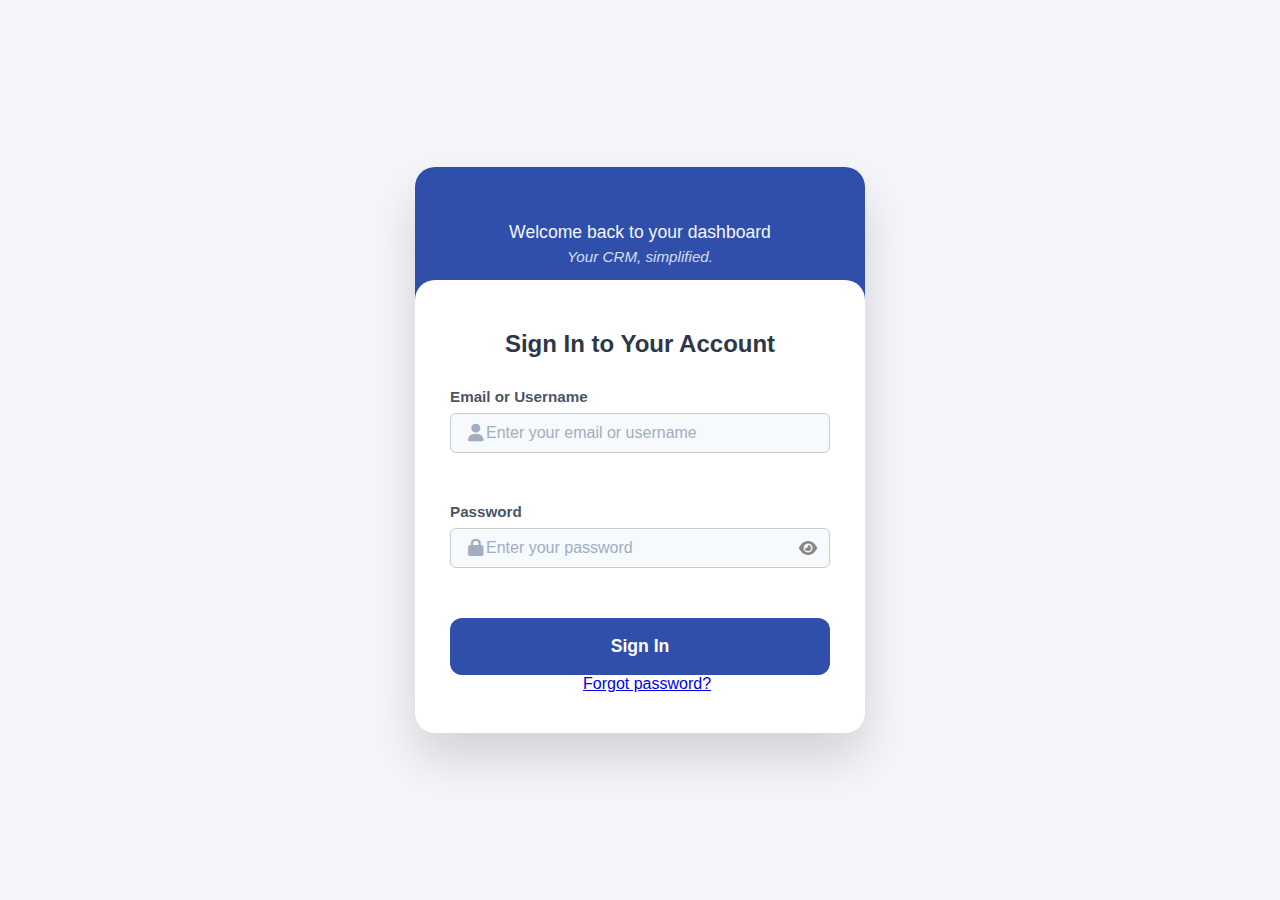
<file: MAIN UPDATED/LOGIN/login.html>
<!DOCTYPE html>
<html lang="en">
<head>
    <meta charset="UTF-8">
    <meta name="viewport" content="width=device-width, initial-scale=1.0">
    <title>CRM Login</title>
    <link rel="stylesheet" href="login.css">
    <link href="https://cdnjs.cloudflare.com/ajax/libs/font-awesome/6.0.0/css/all.min.css" rel="stylesheet">
</head>
<body>
    <div class="login-container">
        <!-- Header & Branding -->
        <div class="login-header">
            <div class="brand-logo">
               
            </div>
            <p class="welcome-text">Welcome back to your dashboard</p>
            <p class="tagline">Your CRM, simplified.</p>
        </div>

        <!-- Login Form -->
        <div class="login-form-container">
            <form id="loginForm" class="login-form">
                <h2>Sign In to Your Account</h2>
                
                <!-- Email/Username Field -->
                <div class="form-group">
                    <label for="username">Email or Username</label>
                    <div class="input-wrapper">
                        <i class="fas fa-user input-icon"></i>
                        <input 
                            type="text" 
                            id="username" 
                            name="username" 
                            placeholder="Enter your email or username"
                            required
                        >
                    </div>
                    <span class="validation-message" id="usernameError"></span>
                </div>

                <!-- Password Field -->
                <div class="form-group">
                    <label for="password">Password</label>
                    <div class="input-wrapper">
                        <i class="fas fa-lock input-icon"></i>
                        <input 
                            type="password" 
                            id="password" 
                            name="password" 
                            placeholder="Enter your password"
                            required
                        >
                        <button type="button" class="toggle-password" id="togglePassword">
                            <i class="fas fa-eye"></i>
                        </button>
                    </div>
                    <span class="validation-message" id="passwordError"></span>
                </div>

                <!-- Login Button -->
                <button type="submit" class="login-btn" id="loginBtn">
                    <span class="btn-text">Sign In</span>
                    <i class="fas fa-spinner fa-spin loading-spinner hidden"></i>
                </button>
                <!--Forgot password-->
                <a href="#" class="forgot-pwd">Forgot password?</a>
            </form>
        </div>
    </div>

    <script src="login.js"></script>
</body>
</html>
</file>
<file: MAIN UPDATED/MAIN_PAGE/style.css>
* {
    margin: 0;
    padding: 0;
    box-sizing: border-box;
}

body {
    font-family: -apple-system, BlinkMacSystemFont, 'Segoe UI', Roboto, sans-serif;
    background-color: #f8f9fa;
    color: #333;
    line-height: 1.6;
}

.app-container {
    min-height: 100vh;
    display: flex;
    flex-direction: row;
}

/* Header / Navigation */
.header{
    background: #121D33;
    box-shadow: 0 2px 10px rgba(0, 0, 0, 0.1);
    position:sticky;
    top: 0;
    z-index: 1000;
    height: 930px;
}

.header-content {
    display: flex;
    flex-direction: column;
    justify-content: space-between;
    align-items: center;
    padding: 0 30px;
    height: 70px;
    max-width: 1800px;
    margin: 0 auto;}

.header-left {
    display: flex;
    flex-direction: column;
    padding-top: 20px;
    gap: 20px;
}

.logo {
    display: flex;
    align-items: center;
    gap: 12px;
    color: white;
    font-size: 24px;
    font-weight: 700;
}

.logo i {
    font-size: 28px;
    background: linear-gradient(135deg, #fff 0%, #f0f8ff 100%);
    -webkit-background-clip: text;
    -webkit-text-fill-color: transparent;
}

.main-nav {
    display: flex;
    flex-direction: column;
    gap: 20px;
}

.main-nav a{
    font-size: 16px;
}

.nav-link {
    display: flex;
    align-items: center;
    gap: 8px;
    color: rgba(255, 255, 255, 0.9);
    text-decoration: none;
    padding: 10px 16px;
    border-radius: 8px;
    font-size: 14px;
    font-weight: 500;
    transition: all 0.3s ease;
}

.nav-link:hover,
.nav-link.active {
    background-color: rgba(255, 255, 255, 0.2);
    color: white;
    transform: translateY(-1px);
    box-shadow: 0 2px 8px rgba(0, 0, 0, 0.1);
}

.header-right {
    display: flex;
    flex-direction: column;
    align-items: center;
    gap: 25px;
}

.search-container {
    position: relative;
    display: flex;
    align-items: center;
}

.search-container i {
    position: absolute;
    left: 15px;
    color: #6c757d;
    font-size: 14px;
    z-index: 1;
}

.search-input {
    padding: 12px 15px 12px 40px;
    border: none;
    border-radius: 25px;
    width: 200px;
    font-size: 14px;
    background-color: rgba(255, 255, 255, 0.9);
    transition: all 0.3s ease;
}

.search-input:focus {
    outline: none;
    background-color: white;
    box-shadow: 0 0 0 3px #5587d7;
    width: 200px;
}

.notifications {
    position: relative;
    right: 27px;
    top: 10px;
    cursor: pointer;
    color: white;
    font-size: 18px;
    padding: 12px;
    border-radius: 50%;
    transition: all 0.3s ease;
}

.notifications:hover {
    background-color: rgba(255, 255, 255, 0.2);
    transform: scale(1.05);
}

.notification-badge {
    position: absolute;
    top: 6px;
    right: 105px;
    background: linear-gradient(135deg, #ff6b6b 0%, #ee5a52 100%);
    color: white;
    border-radius: 50%;
    width: 20px;
    height: 20px;
    font-size: 11px;
    font-weight: 700;
    display: flex;
    align-items: center;
    justify-content: center;
    animation: pulse 2s infinite;
}

@keyframes pulse {
    0% { transform: scale(1); }
    50% { transform: scale(1.1); }
    100% { transform: scale(1); }
}

.user-profile {
    display: flex;
    align-items: center;
    gap: 12px;
    color: white;
    cursor: pointer;
    padding: 8px 16px;
    border-radius: 25px;
    transition: all 0.3s ease;
    position: relative;
    right: 20px;
}

.user-profile:hover {
    background-color: rgba(255, 255, 255, 0.2);
}

.user-avatar {
    width: 40px;
    height: 40px;
    border-radius: 50%;
    border: 2px solid rgba(255, 255, 255, 0.3);
}

.user-name {
    font-size: 17px;
    font-weight: 500;
}

/* Dropdowns */
.notifications-dropdown {
    top: 100%;
    right: 0;
    background: white;
    border-radius: 12px;
    box-shadow: 0 10px 30px rgba(0, 0, 0, 0.15);
    min-width: 220px;
    padding: 10px 0px;
    display: none;
    margin-top: 30px;
    z-index: 2000;
    
}
.user-dropdown {
    top: 100%;
    right: 0;
    background:#223458 ;
    border-radius: 12px;
    box-shadow: 0 10px 30px rgba(0, 0, 0, 0.15);
    min-width: 200px;
    padding: 10px 0px;
    display: none;
    margin-top: 30px;
    z-index: 2000;
    
}

.notifications-dropdown.show {
    display: flex;
    flex-direction: column;
    position: absolute;
    top: 200px;
    left: 310px;
    animation: fadeInDown 0.3s ease;
}

.user-dropdown.show{
    display: flex;
    flex-direction: column;
    position: absolute;
    top: 670px;
    left: 20px;
    animation: fadeInDown 0.3s ease;
}

@keyframes fadeInDown {
    from {
        opacity: 0;
        transform: translateY(-10px);
    }
    to {
        opacity: 1;
        transform: translateY(0);
    }
}

.dropdown-item {
    display: flex;
    align-items: center;
    gap: 12px;
    padding: 12px 20px;
    color: #98A2B7;
    text-decoration: none;
    cursor: pointer;
    transition: all 0.3s ease;
    font-size: 14px;
}

.dropdown-item:hover {
    color: #ffffff;
    transform: translateX(5px);
}

.dropdown-item.logout {
    color: #dc3545;
    border-top: 1px solid #e9ecef;
    margin-top: 5px;
}

.dropdown-divider {
    height: 1px;
    background-color: #e9ecef;
    margin: 5px 0;
}

/* Notifications Dropdown */
.notifications-dropdown {
    width: 350px;
}

.notifications-header {
    display: flex;
    justify-content: space-between;
    align-items: center;
    padding: 15px 20px;
    border-bottom: 1px solid #e9ecef;
}

.notifications-header h4 {
    font-size: 16px;
    font-weight: 600;
    color: #383636;
}

.mark-all-read {
    background: none;
    border: none;
    color: #667eea;
    font-size: 12px;
    cursor: pointer;
    font-weight: 500;
    padding: 4px 8px;
    border-radius: 4px;
    transition: all 0.3s ease;
}

.mark-all-read:hover {
    background-color: #f0f4ff;
}

.notification-item {
    display: flex;
    align-items: flex-start;
    gap: 15px;
    padding: 15px 20px;
    border-bottom: 1px solid #f8f9fa;
    transition: all 0.3s ease;
    cursor: pointer;
}

.notification-item:hover {
    background-color: #f8f9fa;
    transform: translateX(5px);
}

.notification-item.urgent {
    border-left: 4px solid #ff6b6b;
    background-color: #fff5f5;
}

.notification-item i {
    width: 20px;
    color: #6c757d;
    margin-top: 2px;
}

.notification-content p {
    font-size: 14px;
    color: #495057;
    margin-bottom: 5px;
}

.notification-time {
    font-size: 12px;
    color: #6c757d;
}


/* Main Content */
.main-content {
    flex: 1;
    padding: 30px;
    max-width: 1800px;
    margin: 0 auto;
    width: 100%;
}

/* KPI Section */
.kpi-section {
    display: grid;
    grid-template-columns: repeat(auto-fit, minmax(280px, 1fr));
    gap: 25px;
    margin-bottom: 40px;
}

.kpi-card {
    background: white;
    padding: 30px;
    border-radius: 16px;
    box-shadow: 0 4px 20px rgba(0, 0, 0, 0.08);
    display: flex;
    align-items: center;
    gap: 25px;
    transition: all 0.3s ease;
    position: relative;
    overflow: hidden;
}

.kpi-card::before {
    content: '';
    position: absolute;
    top: 0;
    left: 0;
    right: 0;
    height: 4px;
    background: linear-gradient(135deg, #667eea 0%, #764ba2 100%);
}

.kpi-card:hover {
    transform: translateY(-5px);
    box-shadow: 0 12px 30px rgba(0, 0, 0, 0.15);
}

.kpi-icon {
    width: 70px;
    height: 70px;
    border-radius: 16px;
    display: flex;
    align-items: center;
    justify-content: center;
    font-size: 28px;
    color: white;
    flex-shrink: 0;
}

.kpi-card.leads .kpi-icon {
    background: linear-gradient(135deg, #667eea 0%, #764ba2 100%);
}

.kpi-card.deals .kpi-icon {
    background: linear-gradient(135deg, #f093fb 0%, #f5576c 100%);
}

.kpi-card.revenue .kpi-icon {
    background: linear-gradient(135deg, #4facfe 0%, #00f2fe 100%);
}

.kpi-card.tasks .kpi-icon {
    background: linear-gradient(135deg, #43e97b 0%, #38f9d7 100%);
}

.kpi-content {
    flex: 1;
}

.kpi-value {
    font-size: 36px;
    font-weight: 700;
    color: #2c3e50;
    margin-bottom: 8px;
}

.kpi-label {
    font-size: 16px;
    color: #6c757d;
    margin-bottom: 12px;
    font-weight: 500;
}

.kpi-change {
    font-size: 13px;
    font-weight: 600;
    display: flex;
    align-items: center;
    gap: 6px;
    padding: 4px 8px;
    border-radius: 12px;
    width: fit-content;
}

.kpi-change.positive {
    color: #28a745;
    background-color: #d4edda;
}

.kpi-change.negative {
    color: #dc3545;
    background-color: #f8d7da;
}

/* Dashboard Grid */
.dashboard-grid {
    display: grid;
    grid-template-columns: 2fr 1fr;
    gap: 30px;
    margin-bottom: 40px;
}

/* Section Headers */
.section-header {
    display: flex;
    justify-content: space-between;
    align-items: center;
    margin-bottom: 25px;
}

.section-header h3 {
    font-size: 22px;
    font-weight: 700;
    color: #2c3e50;
    display: flex;
    align-items: center;
    gap: 10px;
}

.section-header h3 i {
    color: #667eea;
}

/* Pipeline Section */
.pipeline-section {
    background: white;
    padding: 35px;
    border-radius: 16px;
    box-shadow: 0 4px 20px rgba(0, 0, 0, 0.08);
    grid-column: 1 / -1;
}

.pipeline-total {
    font-size: 18px;
    font-weight: 700;
    color: #28a745;
    background: linear-gradient(135deg, #d4edda 0%, #c3e6cb 100%);
    padding: 8px 16px;
    border-radius: 25px;
}

.pipeline-stages {
    display: grid;
    grid-template-columns: repeat(auto-fit, minmax(160px, 1fr));
    gap: 20px;
    margin-top: 25px;
}

.pipeline-stage {
    padding: 25px 20px;
    border-radius: 12px;
    background: #f8f9fa;
    transition: all 0.3s ease;
    cursor: pointer;
    position: relative;
    border: 2px solid transparent;
}

.pipeline-stage:hover {
    transform: translateY(-3px);
    box-shadow: 0 8px 25px rgba(0, 0, 0, 0.15);
    border-color: #e9ecef;
}

.pipeline-stage.prospecting {
    border-top: 4px solid #6c757d;
}

.pipeline-stage.qualification {
    border-top: 4px solid #17a2b8;
}

.pipeline-stage.proposal {
    border-top: 4px solid #ffc107;
}

.pipeline-stage.negotiation {
    border-top: 4px solid #fd7e14;
}

.pipeline-stage.won {
    border-top: 4px solid #28a745;
}

.pipeline-stage.lost {
    border-top: 4px solid #dc3545;
}

.stage-header {
    display: flex;
    justify-content: space-between;
    align-items: flex-start;
    margin-bottom: 20px;
}

.stage-header h4 {
    font-size: 16px;
    font-weight: 600;
    color: #2c3e50;
}

.stage-stats {
    display: flex;
    flex-direction: column;
    align-items: flex-end;
    gap: 5px;
}

.stage-count {
    font-size: 24px;
    font-weight: 700;
    color: #2c3e50;
}

.stage-value {
    font-size: 14px;
    color: #28a745;
    font-weight: 600;
}

.stage-progress {
    width: 100%;
    height: 8px;
    background-color: #e9ecef;
    border-radius: 4px;
    overflow: hidden;
}

.progress-bar {
    height: 100%;
    background: linear-gradient(135deg, #667eea 0%, #764ba2 100%);
    border-radius: 4px;
    transition: width 0.3s ease;
}

.progress-bar.won {
    background: linear-gradient(135deg, #28a745 0%, #20c997 100%);
}

.progress-bar.lost {
    background: linear-gradient(135deg, #dc3545 0%, #c82333 100%);
}

/* Activity Section */
.activity-section {
    background: white;
    padding: 35px;
    border-radius: 16px;
    box-shadow: 0 4px 20px rgba(0, 0, 0, 0.08);
}

.view-all-btn {
    background: none;
    border: none;
    color: #667eea;
    font-size: 14px;
    font-weight: 600;
    cursor: pointer;
    padding: 8px 16px;
    border-radius: 8px;
    transition: all 0.3s ease;
}

.view-all-btn:hover {
    background-color: #f0f4ff;
    transform: translateX(3px);
}

.activity-feed {
    display: flex;
    flex-direction: column;
    gap: 15px;
}

.activity-item {
    display: flex;
    align-items: flex-start;
    gap: 20px;
    padding: 20px;
    border-radius: 12px;
    background-color: #f8f9fa;
    transition: all 0.3s ease;
    cursor: pointer;
    border: 1px solid transparent;
}

.activity-item:hover {
    background-color: white;
    transform: translateX(8px);
    box-shadow: 0 4px 15px rgba(0, 0, 0, 0.1);
    border-color: #e9ecef;
}

.activity-icon {
    width: 45px;
    height: 45px;
    border-radius: 50%;
    display: flex;
    align-items: center;
    justify-content: center;
    color: white;
    font-size: 18px;
    flex-shrink: 0;
}

.activity-icon.new-lead {
    background: linear-gradient(135deg, #667eea 0%, #764ba2 100%);
}

.activity-icon.deal-update {
    background: linear-gradient(135deg, #f093fb 0%, #f5576c 100%);
}

.activity-icon.call-logged {
    background: linear-gradient(135deg, #4facfe 0%, #00f2fe 100%);
}

.activity-icon.meeting-scheduled {
    background: linear-gradient(135deg, #43e97b 0%, #38f9d7 100%);
}

.activity-icon.email-sent {
    background: linear-gradient(135deg, #fa709a 0%, #fee140 100%);
}

.activity-content {
    flex: 1;
}

.activity-content p {
    font-size: 15px;
    color: #2c3e50;
    margin-bottom: 8px;
    line-height: 1.5;
}

.activity-time {
    font-size: 13px;
    color: #6c757d;
    font-weight: 500;
}

/* Tasks Section */
.tasks-section {
    background: white;
    padding: 35px;
    border-radius: 16px;
    box-shadow: 0 4px 20px rgba(0, 0, 0, 0.08);
}

.add-task-btn {
    background: linear-gradient(135deg, #28a745 0%, #20c997 100%);
    color: white;
    border: none;
    padding: 10px 20px;
    border-radius: 8px;
    font-size: 14px;
    font-weight: 600;
    cursor: pointer;
    transition: all 0.3s ease;
}

.add-task-btn:hover {
    transform: translateY(-2px);
    box-shadow: 0 6px 20px rgba(40, 167, 69, 0.3);
}

.tasks-list {
    display: flex;
    flex-direction: column;
    gap: 15px;
}

.task-item {
    display: flex;
    align-items: center;
    gap: 20px;
    padding: 20px;
    border-radius: 12px;
    background-color: #f8f9fa;
    transition: all 0.3s ease;
    border: 1px solid transparent;
}

.task-item:hover {
    background-color: white;
    box-shadow: 0 4px 15px rgba(0, 0, 0, 0.1);
    border-color: #e9ecef;
}

.task-item.urgent {
    border-left: 5px solid #dc3545;
    background: linear-gradient(135deg, #fff5f5 0%, #ffeaea 100%);
}

.task-item.overdue {
    border-left: 5px solid #ff6b6b;
    background: linear-gradient(135deg, #fff0f0 0%, #ffe0e0 100%);
}

.task-checkbox {
    position: relative;
}

.task-checkbox input[type="checkbox"] {
    width: 22px;
    height: 22px;
    margin: 0;
    cursor: pointer;
    accent-color: #667eea;
}

.task-content {
    flex: 1;
}

.task-content p {
    font-size: 15px;
    color: #2c3e50;
    margin-bottom: 10px;
    font-weight: 500;
}

.task-meta {
    display: flex;
    align-items: center;
    gap: 20px;
}

.task-time {
    font-size: 13px;
    color: #6c757d;
    display: flex;
    align-items: center;
    gap: 6px;
}

.task-type {
    padding: 4px 12px;
    border-radius: 15px;
    font-size: 11px;
    font-weight: 700;
    text-transform: uppercase;
    letter-spacing: 0.5px;
}

.task-type.call {
    background: linear-gradient(135deg, #cce5ff 0%, #b3d9ff 100%);
    color: #004085;
}

.task-type.email {
    background: linear-gradient(135deg, #d4edda 0%, #c3e6cb 100%);
    color: #155724;
}

.task-type.meeting {
    background: linear-gradient(135deg, #fff3cd 0%, #ffe69c 100%);
    color: #856404;
}

.task-type.follow-up {
    background: linear-gradient(135deg, #e2e3e5 0%, #d1d3d4 100%);
    color: #383d41;
}

.task-type.overdue {
    background: linear-gradient(135deg, #f8d7da 0%, #f1b0b7 100%);
    color: #721c24;
}

/* Reports Section */
.reports-section {
    background: white;
    padding: 35px;
    border-radius: 16px;
    box-shadow: 0 4px 20px rgba(0, 0, 0, 0.08);
    grid-column: 1 / -1;
}

.time-filter {
    padding: 10px 15px;
    border: 2px solid #e9ecef;
    border-radius: 8px;
    font-size: 14px;
    background-color: white;
    font-weight: 500;
    transition: all 0.3s ease;
}

.time-filter:focus {
    outline: none;
    border-color: #667eea;
}

.charts-container {
    display: grid;
    grid-template-columns: repeat(auto-fit, minmax(350px, 1fr));
    gap: 30px;
    margin-top: 30px;
}

.chart-item {
    padding: 25px;
    border: 2px solid #f8f9fa;
    border-radius: 12px;
    background: linear-gradient(135deg, #ffffff 0%, #f8f9fa 100%);
    transition: all 0.3s ease;
}

.chart-item:hover {
    border-color: #e9ecef;
    transform: translateY(-2px);
    box-shadow: 0 8px 25px rgba(0, 0, 0, 0.1);
}

.chart-item h4 {
    font-size: 18px;
    font-weight: 600;
    color: #2c3e50;
    margin-bottom: 20px;
    display: flex;
    align-items: center;
    gap: 10px;
}

.chart-item h4 i {
    color: #667eea;
}

.chart-placeholder {
    height: 200px;
    display: flex;
    align-items: center;
    justify-content: center;
    background-color: white;
    border-radius: 8px;
    border: 1px solid #e9ecef;
}

.chart-summary {
    margin-top: 15px;
    text-align: center;
}

.trend.positive {
    color: #28a745;
    font-weight: 600;
    font-size: 14px;
}

/* Lead Sources */
.lead-sources {
    display: flex;
    flex-direction: column;
    gap: 20px;
}

.source-item {
    display: flex;
    align-items: center;
    gap: 20px;
}

.source-label {
    font-size: 15px;
    color: #2c3e50;
    min-width: 120px;
    font-weight: 500;
}

.source-bar {
    flex: 1;
    height: 12px;
    background-color: #e9ecef;
    border-radius: 6px;
    overflow: hidden;
}

.source-fill {
    height: 100%;
    border-radius: 6px;
    transition: width 0.3s ease;
}

.source-fill.website {
    background: linear-gradient(135deg, #667eea 0%, #764ba2 100%);
}

.source-fill.linkedin {
    background: linear-gradient(135deg, #0077b5 0%, #005885 100%);
}

.source-fill.email {
    background: linear-gradient(135deg, #28a745 0%, #20c997 100%);
}

.source-fill.referral {
    background: linear-gradient(135deg, #ffc107 0%, #fd7e14 100%);
}

.source-percentage {
    font-size: 16px;
    font-weight: 700;
    color: #2c3e50;
    min-width: 50px;
    text-align: right;
}

/* Conversion Stats */
.conversion-stats {
    display: flex;
    flex-direction: column;
    gap: 20px;
}

.conversion-item {
    display: flex;
    justify-content: space-between;
    align-items: center;
    padding: 15px 0;
    border-bottom: 1px solid #f8f9fa;
}

.conversion-item:last-child {
    border-bottom: none;
}

.conversion-label {
    font-size: 15px;
    color: #2c3e50;
    font-weight: 500;
}

.conversion-rate {
    font-size: 18px;
    font-weight: 700;
    padding: 6px 15px;
    border-radius: 20px;
}

.conversion-rate.excellent {
    background: linear-gradient(135deg, #d4edda 0%, #c3e6cb 100%);
    color: #155724;
}

.conversion-rate.good {
    background: linear-gradient(135deg, #cce5ff 0%, #b3d9ff 100%);
    color: #004085;
}

.conversion-rate.average {
    background: linear-gradient(135deg, #fff3cd 0%, #ffe69c 100%);
    color: #856404;
}

/* Revenue Trend */
.revenue-trend {
    background: white;
    border-radius: 8px;
    border: 1px solid #e9ecef;
    margin-bottom: 20px;
}

.revenue-summary {
    display: grid;
    grid-template-columns: repeat(3, 1fr);
    gap: 20px;
}

.revenue-item {
    text-align: center;
    padding: 15px;
    border-radius: 8px;
    background: #f8f9fa;
}

.revenue-label {
    font-size: 13px;
    color: #6c757d;
    text-transform: uppercase;
    font-weight: 600;
    letter-spacing: 0.5px;
}

.revenue-value {
    font-size: 20px;
    font-weight: 700;
    color: #2c3e50;
    margin-top: 5px;
}

.revenue-growth.positive {
    color: #28a745;
    font-size: 18px;
    font-weight: 700;
}

/* Quick Actions Section */
.quick-actions-section {
    background: white;
    padding: 35px;
    border-radius: 16px;
    box-shadow: 0 4px 20px rgba(0, 0, 0, 0.08);
}

.quick-actions-grid {
    display: grid;
    grid-template-columns: repeat(auto-fit, minmax(180px, 1fr));
    gap: 20px;
    margin-top: 25px;
}

.quick-action-btn {
    display: flex;
    flex-direction: column;
    align-items: center;
    gap: 15px;
    padding: 30px 25px;
    border: 2px solid #e9ecef;
    border-radius: 16px;
    background: white;
    cursor: pointer;
    transition: all 0.3s ease;
    text-decoration: none;
    color: #2c3e50;
}

.quick-action-btn:hover {
    border-color: #667eea;
    background: linear-gradient(135deg, #f8f9ff 0%, #f0f4ff 100%);
    transform: translateY(-3px);
    box-shadow: 0 8px 25px rgba(102, 126, 234, 0.2);
}

.quick-action-btn i {
    font-size: 28px;
    color: #667eea;
    transition: all 0.3s ease;
}

.quick-action-btn:hover i {
    transform: scale(1.1);
}

.quick-action-btn span {
    font-size: 15px;
    font-weight: 600;
}

.quick-action-btn.add-lead:hover {
    border-color: #28a745;
    background: linear-gradient(135deg, #f8fff8 0%, #f0fff0 100%);
}

.quick-action-btn.add-lead:hover i {
    color: #28a745;
}

.quick-action-btn.add-deal:hover {
    border-color: #f093fb;
    background: linear-gradient(135deg, #fffaff 0%, #fff0ff 100%);
}

.quick-action-btn.add-deal:hover i {
    color: #f093fb;
}

/* Modal Styles */
.modal-overlay {
    position: fixed;
    top: 0;
    left: 0;
    width: 100%;
    height: 100%;
    background-color: rgba(0, 0, 0, 0.6);
    display: flex;
    align-items: center;
    justify-content: center;
    z-index: 3000;
    backdrop-filter: blur(3px);
}

.modal-content {
    background: white;
    border-radius: 16px;
    padding: 40px;
    max-width: 600px;
    width: 90%;
    box-shadow: 0 20px 60px rgba(0, 0, 0, 0.3);
    transform: scale(0.9);
    transition: transform 0.3s ease;
}

.modal-overlay.show .modal-content {
    transform: scale(1);
}

.modal-header {
    display: flex;
    justify-content: space-between;
    align-items: center;
    margin-bottom: 25px;
    padding-bottom: 15px;
    border-bottom: 2px solid #f8f9fa;
}

.modal-header h3 {
    font-size: 24px;
    font-weight: 700;
    color: #2c3e50;
}

.modal-close {
    background: none;
    border: none;
    font-size: 24px;
    cursor: pointer;
    color: #6c757d;
    padding: 8px;
    border-radius: 50%;
    width: 40px;
    height: 40px;
    display: flex;
    align-items: center;
    justify-content: center;
    transition: all 0.3s ease;
}

.modal-close:hover {
    background-color: #f8f9fa;
    color: #2c3e50;
}

.modal-body {
    margin-bottom: 30px;
}

.field-group {
    margin-bottom: 25px;
}

.field-row {
    display: grid;
    grid-template-columns: 1fr 1fr;
    gap: 20px;
}

.field-group label {
    display: block;
    font-size: 14px;
    font-weight: 600;
    color: #2c3e50;
    margin-bottom: 8px;
    text-transform: uppercase;
    letter-spacing: 0.5px;
}

.form-input,
.form-select,
.form-textarea {
    width: 100%;
    padding: 14px 18px;
    border: 2px solid #e9ecef;
    border-radius: 8px;
    font-size: 15px;
    font-family: inherit;
    background-color: white;
    transition: all 0.3s ease;
}

.form-input:focus,
.form-select:focus,
.form-textarea:focus {
    outline: none;
    border-color: #667eea;
    box-shadow: 0 0 0 4px rgba(102, 126, 234, 0.1);
}

.form-textarea {
    resize: vertical;
    font-family: inherit;
}

.modal-actions {
    display: flex;
    justify-content: flex-end;
    gap: 15px;
    padding-top: 20px;
    border-top: 2px solid #f8f9fa;
}

.btn-primary {
    background: linear-gradient(135deg, #667eea 0%, #764ba2 100%);
    color: white;
    border: none;
    padding: 12px 24px;
    border-radius: 8px;
    font-size: 15px;
    font-weight: 600;
    cursor: pointer;
    transition: all 0.3s ease;
}

.btn-primary:hover {
    transform: translateY(-2px);
    box-shadow: 0 6px 20px rgba(102, 126, 234, 0.3);
}

.btn-secondary {
    background: #f8f9fa;
    color: #6c757d;
    border: 2px solid #e9ecef;
    padding: 10px 22px;
    border-radius: 8px;
    font-size: 15px;
    font-weight: 600;
    cursor: pointer;
    transition: all 0.3s ease;
}

.btn-secondary:hover {
    background: #e9ecef;
    color: #495057;
}

/* Responsive Design */
@media (max-width: 1400px) {
    .dashboard-grid {
        grid-template-columns: 1fr;
    }
    
    .charts-container {
        grid-template-columns: repeat(auto-fit, minmax(300px, 1fr));
    }
}

@media (max-width: 768px) {
    .header-content {
        flex-direction: column;
        gap: 15px;
        padding: 15px 20px;
        height: auto;
    }
    
    .header-left {
        gap: 20px;
    }
    
    .main-nav {
        flex-wrap: wrap;
        gap: 10px;
    }
    
    .nav-link {
        padding: 8px 12px;
        font-size: 13px;
    }
    
    .header-right {
        width: 100%;
        justify-content: center;
        gap: 15px;
    }
    
    .search-input {
        width: 250px;
    }
    
    .search-input:focus {
        width: 280px;
    }
    
    .main-content {
        padding: 20px;
    }
    
    .kpi-section {
        grid-template-columns: repeat(auto-fit, minmax(250px, 1fr));
        gap: 20px;
    }
    
    .pipeline-stages {
        grid-template-columns: repeat(auto-fit, minmax(140px, 1fr));
        gap: 15px;
    }
    
    .charts-container {
        grid-template-columns: 1fr;
    }
    
    .quick-actions-grid {
        grid-template-columns: repeat(auto-fit, minmax(140px, 1fr));
    }
    
    .field-row {
        grid-template-columns: 1fr;
    }
}

@media (max-width: 480px) {
    .kpi-card {
        flex-direction: column;
        text-align: center;
        padding: 25px;
    }
    
    .pipeline-section,
    .activity-section,
    .tasks-section,
    .reports-section,
    .quick-actions-section {
        padding: 25px;
    }
    
    .modal-content {
        padding: 30px;
        margin: 20px;
    }
    
    .activity-item,
    .task-item {
        padding: 15px;
    }
    
    .notifications-dropdown {
        width: 300px;
    }
}
</file>
<file: MAIN UPDATED/DEAL/deal.css>
* {
    margin: 0;
    padding: 0;
    box-sizing: border-box;
}

body {
    font-family: -apple-system, BlinkMacSystemFont, 'Segoe UI', Roboto, sans-serif;
    background-color: #f8f9fa;
    color: #333;
    line-height: 1.6;
}

.app-container {
    min-height: 100vh;
    display: flex;
    flex-direction: row;
}

/* Top Navigation */
.top-nav {
    background:  #121D33;
    border-bottom: 1px solid #dee2e6;
    padding: 10px 20px;
    box-shadow: 0 2px 10px rgba(0, 0, 0, 0.1);
    position: sticky;
    top: 0;
    z-index: 1000;
    height: 836px;
}

.nav-content {
    display: flex;
    flex-direction: column;
    justify-content: space-between;    
    padding: 0 30px;
    height: 70px;
    max-width: 450px;
    margin: 0 auto;
    
}

.app-title {
    font-size: 20px;
    font-weight: 700;
    color: white;
    text-shadow: 0 1px 3px rgba(0, 0, 0, 0.3);
}

.nav-actions {
    display: flex;
    flex-direction: column;
    padding-top: 30px;
    gap: 15px;
}

/* Buttons */
.btn-primary {
    background: linear-gradient(135deg, #28a745 0%, #20c997 100%);
    color: white;
    border: none;
    padding: 12px 20px;
    border-radius: 8px;
    cursor: pointer;
    font-size: 14px;
    font-weight: 600;
    transition: all 0.3s ease;
    box-shadow: 0 2px 8px rgba(40, 167, 69, 0.3);
    text-transform: uppercase;
    letter-spacing: 0.5px;
}

.btn-primary:hover {
    transform: translateY(-2px);
    box-shadow: 0 4px 15px rgba(40, 167, 69, 0.4);
}

.btn-secondary {
    background: linear-gradient(135deg, #6c757d 0%, #495057 100%);
    color: white;
    border: none;
    padding: 10px 18px;
    border-radius: 8px;
    cursor: pointer;
    font-size: 14px;
    font-weight: 500;
    transition: all 0.3s ease;
    box-shadow: 0 2px 8px rgba(108, 117, 125, 0.3);
}

.btn-secondary:hover {
    transform: translateY(-1px);
    box-shadow: 0 4px 12px rgba(108, 117, 125, 0.4);
}

.btn-success {
    background: linear-gradient(135deg, #28a745 0%, #20c997 100%);
    color: white;
    border: none;
    padding: 10px 18px;
    border-radius: 8px;
    cursor: pointer;
    font-size: 14px;
    font-weight: 500;
    transition: all 0.3s ease;
    box-shadow: 0 2px 8px rgba(40, 167, 69, 0.3);
}

.btn-success:hover {
    transform: translateY(-1px);
    box-shadow: 0 4px 12px rgba(40, 167, 69, 0.4);
}

.btn-danger {
    background: linear-gradient(135deg, #dc3545 0%, #c82333 100%);
    color: white;
    border: none;
    padding: 10px 18px;
    border-radius: 8px;
    cursor: pointer;
    font-size: 14px;
    font-weight: 500;
    transition: all 0.3s ease;
    box-shadow: 0 2px 8px rgba(220, 53, 69, 0.3);
}

.btn-danger:hover {
    transform: translateY(-1px);
    box-shadow: 0 4px 12px rgba(220, 53, 69, 0.4);
}

.btn-cancel {
    background: linear-gradient(135deg, #dc3545 0%, #c82333 100%);
    color: white;
    border: none;
    padding: 10px 14px;
    border-radius: 8px;
    cursor: pointer;
    font-size: 18px;
    font-weight: bold;
    transition: all 0.3s ease;
}

.btn-cancel:hover {
    transform: translateY(-1px);
    background: linear-gradient(135deg, #c82333 0%, #a71d2a 100%);
}

/* Deals List */
.deals-list {
    flex: 1;
    padding: 25px;
    max-width: 1600px;
    margin: 0 auto;
    width: 100%;
}

.list-header {
    display: flex;
    justify-content: space-between;
    align-items: center;
    margin-bottom: 25px;
    background: white;
    padding: 25px;
    border-radius: 12px;
    box-shadow: 0 4px 15px rgba(0, 0, 0, 0.08);
}

.list-controls {
    display: flex;
    gap: 20px;
    align-items: center;
}

.filter-select {
    padding: 10px 15px;
    border: 2px solid #e9ecef;
    border-radius: 8px;
    font-size: 14px;
    background-color: white;
    min-width: 160px;
    transition: all 0.3s ease;
}

.search-input {
    padding: 10px 15px;
    border: 2px solid #e9ecef;
    border-radius: 8px;
    font-size: 14px;
    width: 320px;
    transition: all 0.3s ease;
}

.search-input:focus,
.filter-select:focus {
    outline: none;
    border-color: #667eea;
    box-shadow: 0 0 0 4px rgba(102, 126, 234, 0.1);
}

.pagination-info {
    display: flex;
    align-items: center;
    gap: 18px;
    font-size: 14px;
    color: #6c757d;
    font-weight: 500;
}

.pagination-controls {
    display: flex;
    gap: 8px;
}

.page-btn {
    background: white;
    border: 2px solid #e9ecef;
    padding: 8px 14px;
    border-radius: 8px;
    cursor: pointer;
    font-size: 14px;
    transition: all 0.3s ease;
    font-weight: 500;
}

.page-btn:hover:not(:disabled) {
    background-color: #f8f9fa;
    border-color: #667eea;
}

.page-btn:disabled {
    opacity: 0.5;
    cursor: not-allowed;
}

/* Table */
.deals-table {
    width: 100%;
    background: white;
    border-radius: 12px;
    overflow: hidden;
    box-shadow: 0 4px 15px rgba(0, 0, 0, 0.08);
    border-collapse: separate;
    border-spacing: 0;
}

.deals-table th {
    background: linear-gradient(135deg, #667eea 0%, #764ba2 100%);
    color: white;
    padding: 18px;
    text-align: left;
    font-weight: 600;
    font-size: 14px;
    cursor: pointer;
    user-select: none;
    position: relative;
    text-transform: uppercase;
    letter-spacing: 0.5px;
}

.deals-table th:hover {
    background: linear-gradient(135deg, #5a67d8 0%, #667eea 100%);
}

.sort-icon {
    margin-left: 8px;
    color: rgba(255, 255, 255, 0.8);
    font-size: 12px;
}

.deals-table td {
    padding: 18px;
    border-bottom: 1px solid #e9ecef;
    font-size: 14px;
    vertical-align: middle;
}

.deals-table tr:hover {
    background-color: #f8f9fa;
    cursor: pointer;
}

.deals-table tr:last-child td {
    border-bottom: none;
}

.actions-col {
    width: 120px;
    text-align: center;
}

.action-btn {
    background: none;
    border: none;
    font-size: 18px;
    cursor: pointer;
    padding: 8px 12px;
    border-radius: 8px;
    color: #6c757d;
    transition: all 0.3s ease;
}

.action-btn:hover {
    background-color: #e9ecef;
    color: #495057;
    transform: scale(1.1);
}

/* Badges */
.stage-badge {
    padding: 6px 12px;
    border-radius: 20px;
    font-size: 11px;
    font-weight: 600;
    text-transform: uppercase;
    letter-spacing: 0.5px;
}

.stage-badge.prospecting {
    background: linear-gradient(135deg, #6c757d 0%, #495057 100%);
    color: white;
}

.stage-badge.qualification {
    background: linear-gradient(135deg, #17a2b8 0%, #138496 100%);
    color: white;
}

.stage-badge.proposal {
    background: linear-gradient(135deg, #ffc107 0%, #e0a800 100%);
    color: white;
}

.stage-badge.negotiation {
    background: linear-gradient(135deg, #fd7e14 0%, #e8650e 100%);
    color: white;
}

.stage-badge.won {
    background: linear-gradient(135deg, #28a745 0%, #1e7e34 100%);
    color: white;
}

.stage-badge.lost {
    background: linear-gradient(135deg, #dc3545 0%, #c82333 100%);
    color: white;
}

.priority-badge {
    padding: 4px 8px;
    border-radius: 20px;
    font-size: 10px;
    font-weight: 600;
    text-transform: uppercase;
    letter-spacing: 0.5px;
}

.priority-badge.high {
    background: linear-gradient(135deg, #dc3545 0%, #c82333 100%);
    color: white;
}

.priority-badge.medium {
    background: linear-gradient(135deg, #ffc107 0%, #fd7e14 100%);
    color: white;
}

.priority-badge.low {
    background: linear-gradient(135deg, #28a745 0%, #20c997 100%);
    color: white;
}

/* Empty State */
.empty-state {
    text-align: center;
    padding: 80px 20px;
    background: white;
    border-radius: 12px;
    box-shadow: 0 4px 15px rgba(0, 0, 0, 0.08);
}

.empty-content h3 {
    font-size: 28px;
    color: #6c757d;
    margin-bottom: 12px;
    font-weight: 300;
}

.empty-content p {
    font-size: 16px;
    color: #6c757d;
    margin-bottom: 25px;
}

/* Deal Form */
.deal-form {
    flex: 1;
    padding: 25px;
    max-width: 1600px;
    margin: 0 auto;
    width: 100%;
}

.form-header {
    display: flex;
    justify-content: space-between;
    align-items: center;
    margin-bottom: 25px;
    background: white;
    padding: 25px;
    border-radius: 12px;
    box-shadow: 0 4px 15px rgba(0, 0, 0, 0.08);
}

.form-title h2 {
    font-size: 28px;
    font-weight: 700;
    color: #495057;
    background: linear-gradient(135deg, #667eea 0%, #764ba2 100%);
    -webkit-background-clip: text;
    -webkit-text-fill-color: transparent;
}

.form-actions {
    display: flex;
    gap: 12px;
    align-items: center;
}

.form-content {
    display: grid;
    grid-template-columns: 2fr 1fr;
    gap: 25px;
    margin-bottom: 25px;
}

.form-main {
    background: white;
    padding: 35px;
    border-radius: 12px;
    box-shadow: 0 4px 15px rgba(0, 0, 0, 0.08);
}

.form-section {
    margin-bottom: 45px;
}

.section-title {
    font-size: 20px;
    font-weight: 600;
    color: #495057;
    margin-bottom: 25px;
    padding-bottom: 12px;
    border-bottom: 3px solid #e9ecef;
    position: relative;
}

.section-title::before {
    content: '';
    position: absolute;
    bottom: -3px;
    left: 0;
    width: 50px;
    height: 3px;
    background: linear-gradient(135deg, #667eea 0%, #764ba2 100%);
}

.field-group {
    margin-bottom: 25px;
}

.field-row {
    display: grid;
    grid-template-columns: 1fr 1fr;
    gap: 25px;
    margin-bottom: 25px;
}

.field-group label {
    display: block;
    font-size: 14px;
    font-weight: 600;
    color: #495057;
    margin-bottom: 8px;
    text-transform: uppercase;
    letter-spacing: 0.5px;
}

.required {
    color: #dc3545;
}

.form-input,
.form-select,
.form-textarea {
    width: 100%;
    padding: 14px 18px;
    border: 2px solid #e9ecef;
    border-radius: 8px;
    font-size: 14px;
    font-family: inherit;
    background-color: white;
    transition: all 0.3s ease;
}

.form-input:focus,
.form-select:focus,
.form-textarea:focus {
    outline: none;
    border-color: #667eea;
    box-shadow: 0 0 0 4px rgba(102, 126, 234, 0.1);
}

.form-textarea {
    resize: vertical;
    min-height: 120px;
    font-family: 'Segoe UI', Tahoma, Geneva, Verdana, sans-serif;
    line-height: 1.6;
}

/* Deal Sidebar */
.deal-sidebar {
    display: flex;
    flex-direction: column;
    gap: 25px;
}

.sidebar-section {
    background: white;
    padding: 25px;
    border-radius: 12px;
    box-shadow: 0 4px 15px rgba(0, 0, 0, 0.08);
}

.sidebar-section h4 {
    font-size: 16px;
    font-weight: 600;
    color: #495057;
    margin-bottom: 20px;
    text-transform: uppercase;
    letter-spacing: 0.5px;
}

/* Pipeline Visual */
.pipeline-visual {
    display: flex;
    flex-direction: column;
    gap: 10px;
}

.pipeline-stage {
    display: flex;
    align-items: center;
    gap: 12px;
    padding: 8px 0;
    cursor: pointer;
    transition: all 0.3s ease;
}

.pipeline-stage:hover {
    background-color: #f8f9fa;
    border-radius: 6px;
    padding-left: 8px;
    padding-right: 8px;
}

.stage-dot {
    width: 16px;
    height: 16px;
    border-radius: 50%;
    background-color: #e9ecef;
    border: 3px solid #dee2e6;
    transition: all 0.3s ease;
}

.pipeline-stage.active .stage-dot {
    background: linear-gradient(135deg, #667eea 0%, #764ba2 100%);
    border-color: #667eea;
    box-shadow: 0 0 0 4px rgba(102, 126, 234, 0.2);
}

.pipeline-stage.completed .stage-dot {
    background: linear-gradient(135deg, #28a745 0%, #20c997 100%);
    border-color: #28a745;
}

.stage-label {
    font-size: 13px;
    font-weight: 500;
    color: #495057;
}

.pipeline-stage.active .stage-label {
    color: #667eea;
    font-weight: 600;
}

.pipeline-connector {
    width: 2px;
    height: 20px;
    background-color: #dee2e6;
    margin-left: 7px;
}

/* Quick Actions */
.quick-actions {
    display: flex;
    flex-direction: column;
    gap: 12px;
}

.action-button {
    display: flex;
    align-items: center;
    gap: 10px;
    padding: 12px 16px;
    border: none;
    border-radius: 8px;
    cursor: pointer;
    font-size: 14px;
    font-weight: 500;
    transition: all 0.3s ease;
    text-align: left;
}

.call-btn {
    background: linear-gradient(135deg, #17a2b8 0%, #138496 100%);
    color: white;
}

.call-btn:hover {
    transform: translateY(-1px);
    box-shadow: 0 4px 12px rgba(23, 162, 184, 0.3);
}

.email-btn {
    background: linear-gradient(135deg, #28a745 0%, #20c997 100%);
    color: white;
}

.email-btn:hover {
    transform: translateY(-1px);
    box-shadow: 0 4px 12px rgba(40, 167, 69, 0.3);
}

.activity-btn {
    background: linear-gradient(135deg, #ffc107 0%, #fd7e14 100%);
    color: white;
}

.activity-btn:hover {
    transform: translateY(-1px);
    box-shadow: 0 4px 12px rgba(255, 193, 7, 0.3);
}

/* Deal Info */
.info-item {
    display: flex;
    justify-content: space-between;
    align-items: center;
    margin-bottom: 12px;
    padding: 8px 0;
    border-bottom: 1px solid #f8f9fa;
}

.info-item label {
    font-size: 12px;
    font-weight: 600;
    color: #6c757d;
    text-transform: uppercase;
    letter-spacing: 0.5px;
}

.info-item span {
    font-size: 14px;
    font-weight: 500;
    color: #495057;
}

/* File Upload */
.file-upload-container {
    margin-top: 12px;
}

.file-input {
    display: none;
}

.file-upload-area {
    border: 3px dashed #e9ecef;
    border-radius: 12px;
    padding: 40px;
    text-align: center;
    cursor: pointer;
    transition: all 0.3s ease;
    background: linear-gradient(135deg, #f8f9fa 0%, #e9ecef 100%);
}

.file-upload-area:hover {
    border-color: #667eea;
    background: linear-gradient(135deg, #f0f8ff 0%, #e6f2ff 100%);
    transform: translateY(-2px);
}

.upload-icon {
    font-size: 48px;
    margin-bottom: 15px;
}

.upload-text span {
    display: block;
    font-size: 18px;
    font-weight: 600;
    color: #495057;
    margin-bottom: 8px;
}

.upload-text small {
    color: #6c757d;
    font-size: 14px;
}

.file-list {
    margin-top: 20px;
}

.file-item {
    display: flex;
    align-items: center;
    justify-content: space-between;
    padding: 15px;
    background: linear-gradient(135deg, #f8f9fa 0%, #e9ecef 100%);
    border-radius: 8px;
    margin-bottom: 10px;
    transition: all 0.3s ease;
}

.file-item:hover {
    transform: translateX(5px);
    box-shadow: 0 2px 8px rgba(0, 0, 0, 0.1);
}

.file-name {
    font-size: 14px;
    color: #495057;
    font-weight: 500;
}

.file-remove {
    background: none;
    border: none;
    color: #dc3545;
    cursor: pointer;
    font-size: 18px;
    padding: 6px;
    border-radius: 6px;
    transition: all 0.3s ease;
}

.file-remove:hover {
    background-color: #ffeaea;
    transform: scale(1.2);
}

/* Activity Section */
.activity-section,
.related-deals-section {
    background: white;
    padding: 35px;
    border-radius: 12px;
    box-shadow: 0 4px 15px rgba(0, 0, 0, 0.08);
    margin-bottom: 25px;
}

.activity-tabs {
    display: flex;
    gap: 10px;
    margin-bottom: 25px;
}

.activity-tab {
    padding: 12px 24px;
    border: none;
    background: #f8f9fa;
    color: #6c757d;
    border-radius: 8px;
    cursor: pointer;
    font-size: 14px;
    font-weight: 500;
    transition: all 0.3s ease;
}

.activity-tab.active {
    background: linear-gradient(135deg, #667eea 0%, #764ba2 100%);
    color: white;
    transform: translateY(-2px);
    box-shadow: 0 4px 12px rgba(102, 126, 234, 0.3);
}

.activity-content {
    position: relative;
}

.activity-pane {
    display: none;
}

.activity-pane.active {
    display: block;
}

.activity-timeline {
    margin-bottom: 20px;
}

.activity-item {
    display: flex;
    gap: 15px;
    padding: 20px;
    background: #f8f9fa;
    border-radius: 8px;
    margin-bottom: 15px;
    border-left: 4px solid #667eea;
}

.activity-icon {
    width: 40px;
    height: 40px;
    border-radius: 50%;
    background: linear-gradient(135deg, #667eea 0%, #764ba2 100%);
    display: flex;
    align-items: center;
    justify-content: center;
    color: white;
    font-size: 16px;
    flex-shrink: 0;
}

.activity-content-text {
    flex: 1;
}

.activity-content-text h5 {
    font-size: 16px;
    font-weight: 600;
    color: #495057;
    margin-bottom: 5px;
}

.activity-content-text p {
    font-size: 14px;
    color: #6c757d;
    margin-bottom: 8px;
}

.activity-date {
    font-size: 12px;
    color: #6c757d;
    font-weight: 500;
}

/* Related Deals */
.related-deals-list {
    display: grid;
    grid-template-columns: repeat(auto-fit, minmax(300px, 1fr));
    gap: 20px;
}

.related-deal-card {
    padding: 20px;
    background: #f8f9fa;
    border-radius: 8px;
    border-left: 4px solid #28a745;
    cursor: pointer;
    transition: all 0.3s ease;
}

.related-deal-card:hover {
    transform: translateY(-2px);
    box-shadow: 0 4px 12px rgba(0, 0, 0, 0.1);
}

.related-deal-card h6 {
    font-size: 16px;
    font-weight: 600;
    color: #495057;
    margin-bottom: 8px;
}

.related-deal-card p {
    font-size: 14px;
    color: #6c757d;
    margin-bottom: 5px;
}

/* Dropdown */
.dropdown {
    position: relative;
    display: inline-block;
}

.dropdown-menu {
    position: absolute;
    top: 100%;
    right: 0;
    background: white;
    border: 1px solid #e9ecef;
    border-radius: 8px;
    box-shadow: 0 8px 25px rgba(0, 0, 0, 0.15);
    min-width: 170px;
    z-index: 1000;
    display: none;
}

.dropdown-menu.show {
    display: block;
}

.dropdown-item {
    padding: 14px 18px;
    cursor: pointer;
    font-size: 14px;
    color: #495057;
    transition: all 0.3s ease;
    font-weight: 500;
}

.dropdown-item:hover {
    background: linear-gradient(135deg, #f8f9fa 0%, #e9ecef 100%);
}

.dropdown-item.danger {
    color: #dc3545;
}

.dropdown-item.danger:hover {
    background: linear-gradient(135deg, #ffeaea 0%, #ffdddd 100%);
}

/* Modal */
.modal-overlay {
    position: fixed;
    top: 0;
    left: 0;
    width: 100%;
    height: 100%;
    background-color: rgba(0, 0, 0, 0.6);
    display: flex;
    align-items: center;
    justify-content: center;
    z-index: 2000;
    backdrop-filter: blur(3px);
}

.modal-content {
    background: white;
    border-radius: 12px;
    padding: 35px;
    max-width: 520px;
    width: 90%;
    box-shadow: 0 20px 60px rgba(0, 0, 0, 0.3);
    transform: scale(0.9);
    transition: transform 0.3s ease;
}

.modal-overlay.show .modal-content {
    transform: scale(1);
}

.modal-header {
    display: flex;
    justify-content: space-between;
    align-items: center;
    margin-bottom: 20px;
}

.modal-header h3 {
    font-size: 22px;
    font-weight: 600;
    color: #495057;
}

.modal-close {
    background: none;
    border: none;
    font-size: 24px;
    cursor: pointer;
    color: #6c757d;
    padding: 4px;
    border-radius: 50%;
    width: 32px;
    height: 32px;
    display: flex;
    align-items: center;
    justify-content: center;
    transition: all 0.3s ease;
}

.modal-close:hover {
    background-color: #f8f9fa;
    color: #495057;
}

.modal-body {
    margin-bottom: 25px;
}

.modal-body p {
    font-size: 14px;
    color: #6c757d;
    margin-bottom: 15px;
    line-height: 1.6;
}

.warning-text {
    color: #dc3545;
    font-weight: 600;
}

.modal-actions {
    display: flex;
    justify-content: flex-end;
    gap: 12px;
}

/* Responsive Design */
@media (max-width: 1400px) {
    .form-content {
        grid-template-columns: 1fr;
    }
    
    .field-row {
        grid-template-columns: 1fr;
    }
}

@media (max-width: 768px) {
    .nav-content {
        flex-direction: column;
        gap: 15px;
        padding: 20px 0;
        height: auto;
    }
    
    .nav-actions {
        width: 100%;
        justify-content: center;
    }
    
    .list-header {
        flex-direction: column;
        gap: 20px;
        align-items: stretch;
    }
    
    .list-controls {
        flex-direction: column;
        gap: 12px;
    }
    
    .search-input {
        width: 100%;
    }
    
    .form-header {
        flex-direction: column;
        gap: 20px;
        align-items: stretch;
    }
    
    .form-actions {
        justify-content: center;
        flex-wrap: wrap;
    }
    
    .deals-table {
        font-size: 12px;
    }
    
    .deals-table th,
    .deals-table td {
        padding: 12px 8px;
    }
    
    .pipeline-visual {
        flex-direction: row;
        overflow-x: auto;
        padding-bottom: 10px;
    }
    
    .pipeline-connector {
        width: 20px;
        height: 2px;
        margin: 0;
    }
}

@media (max-width: 480px) {
    .deals-list,
    .deal-form {
        padding: 15px;
    }
    
    .form-main,
    .sidebar-section,
    .activity-section,
    .related-deals-section {
        padding: 25px;
    }
    
    .modal-content {
        padding: 25px;
        margin: 20px;
    }
    
    .file-upload-area {
        padding: 25px;
    }
    
    .upload-text span {
        font-size: 16px;
    }
    
    .related-deals-list {
        grid-template-columns: 1fr;
    }
}

/* Loading State */
.loading {
    display: flex;
    justify-content: center;
    align-items: center;
    padding: 60px;
    color: #6c757d;
}

.loading::after {
    content: "";
</file>
<file: MAIN UPDATED/INVOICE/invoice.css>
* {
   margin: 0;
   padding: 0;
   box-sizing: border-box;
}
body {
    font-family: -apple-system, BlinkMacSystemFont, 'Segoe UI', Roboto, sans-serif;
    background-color: #f8f9fa;
}
.app-container {
    display: flex;
    min-height: 100vh;
}
.hidden {
    display: none !important;
}

/* Sidebar */
.sidebar {
    position: sticky;
    width: 250px;
    background: #121D33;
    color: white;
    padding: 20px;
    display: flex;
    flex-direction: column;
}
.logo {
    font-size: 24px;
    font-weight: 700;
    margin-bottom: 40px;
    display: flex;
    align-items: center;
    gap: 10px;
}
.nav-link {
    display: flex;
    align-items: center;
    gap: 10px;
    color: rgba(255, 255, 255, 0.8);
    text-decoration: none;
    padding: 12px 15px;
    border-radius: 8px;
    margin-bottom: 10px;
    transition: all 0.3s ease;
}
.nav-link:hover {
    background-color: rgba(255, 255, 255, 0.1);
    color: white;
}
.nav-link.active {
    background-color: #667eea;
    color: white;
}
.user-profile {
    margin-top: auto;
    display: flex; 
    align-items: center;
    gap: 10px;
}

/* Main Content */
.main-content {
    flex: 1;
    padding: 40px;
    display: flex;
    justify-content: center;
    align-items: flex-start;
}
.form-container {
    background: white;
    padding: 40px;
    border-radius: 12px;
    box-shadow: 0 8px 30px rgba(0, 0, 0, 0.1);
    width: 100%;
    max-width: 800px;
}
.form-title {
    font-size: 24px;
    color: #333;
    margin-bottom: 30px;
    display: flex;
    align-items: center;
    gap: 10px;
    color: #667eea;
}
.form-grid {
    display: grid;
    grid-template-columns: 1fr 1fr;
    gap: 20px;
}
.form-group {
    display: flex;
    flex-direction: column;
}
.form-group.full-width {
    grid-column: 1 / -1;
}
.form-group label {
    font-size: 14px;
    font-weight: 600;
    color: #555;
    margin-bottom: 8px;
}
.form-group input {
    width: 100%;
    padding: 12px 15px;
    border: 1px solid #ddd;
    border-radius: 8px;
    font-size: 15px;
}
#generateBtn {
    width: 100%;
    background: linear-gradient(135deg, #28a745 0%, #20c997 100%);
    color: white; 
    border: none; 
    padding: 15px; 
    border-radius: 8px; 
    font-size: 16px; 
    font-weight: 700; 
    cursor: pointer; 
    margin-top: 30px;
}

/* Invoice Preview Styles */
#invoice-preview {
    width: 100%;
    max-width: 850px;
}
.invoice-paper {
    background: white;
    padding: 50px;
    border-radius: 4px;
    box-shadow: 0 8px 30px rgba(0, 0, 0, 0.1);
}
.invoice-header {
    display: flex;
    justify-content: space-between;
    padding-bottom: 20px;
    border-bottom: 4px solid #121D33;
}
.header-left h1 {
    font-size: 24px;
    color: #121D33;
}
.header-right {
    text-align: right;
}
.header-right h2 {
    font-size: 36px;
    color: #333;
}
.bill-to {
    display: flex;
    justify-content: space-between;
    margin: 30px 0;
}
.invoice-from, .invoice-to {
    flex-basis: 48%;
}
.bill-to p {
    font-weight: bold;
    margin-bottom: 10px;
}
.items-table {
    width: 100%;
    border-collapse: collapse;
    margin-bottom: 30px;
}
.items-table th, .items-table td {
    padding: 12px;
    text-align: left;
    border-bottom: 1px solid #eee;
}
.items-table th {
    background: #f8f9fa;
    font-weight: 600;
}
.items-table td:last-child, .items-table th:last-child {
    text-align: right;
}
.terms-section {
    display: flex;
    justify-content: space-between;
    gap: 30px;
    margin-top: 30px;
    padding-top: 20px;
    border-top: 1px solid #eee;
}
.terms-block {
    flex-basis: 48%;
}
.terms-block h4 {
    font-size: 14px;
    margin-bottom: 10px;
}
.terms-block ul {
    list-style: none;
    padding-left: 0;
}
.terms-block li {
    margin-bottom: 5px;
    font-size: 13px;
    color: #555;
}
.terms-block table td {
    padding: 3px 0;
    font-size: 13px;
    border: none;
}
.invoice-footer {
    text-align: right;
    margin-top: 40px;
    padding-top: 20px;
    border-top: 1px solid #eee;
}
.signature {
    margin-top: 40px;
    border-top: 1px solid #555;
    padding-top: 10px;
    display: inline-block;
}
.invoice-preview-controls {
    margin-bottom: 20px;
    text-align: right;
}
#createNewBtn, #printBtn {
    background-color: #667eea;
    color: white;
    border: none;
    padding: 10px 20px;
    border-radius: 6px;
    cursor: pointer;
    margin-left: 10px;
}

/* Print Styles */
@media print {
    body { background-color: white; }
    .sidebar, .invoice-preview-controls { display: none; }
    .main-content { padding: 0; }
    .invoice-paper { box-shadow: none; border: 1px solid #ccc; }
}
</file>
<file: MAIN UPDATED/LOGIN/login.css>
* {
    margin: 0;
    padding: 0;
    box-sizing: border-box;
}

body {
    font-family: 'Segoe UI', Tahoma, Geneva, Verdana, sans-serif;
    background:#F4F6F9;
    min-height: 100vh;
    display: flex;
    align-items: center;
    justify-content: center;
    padding: 20px;
}

.login-container {
    background: white;
    border-radius: 20px;
    box-shadow: 0 25px 50px rgba(0, 0, 0, 0.15);
    overflow: hidden;
    width: 100%;
    max-width: 450px;
    animation: slideUp 0.6s ease-out;
}

@keyframes slideUp {
    from {
        opacity: 0;
        transform: translateY(40px);
    }
    to {
        opacity: 1;
        transform: translateY(0);
    }
}

/* Header & Branding */
.login-header {
    background: #2F4FAA;
    color: white;
    padding: 40px 30px 35px;
    text-align: center;
    position: relative;
}

.login-header::after {
    content: '';
    position: absolute;
    bottom: 0;
    left: 0;
    right: 0;
    height: 20px;
    background: white;
    border-radius: 20px 20px 0 0;
}

.brand-logo {
    display: flex;
    align-items: center;
    justify-content: center;
    gap: 15px;
    margin-bottom: 15px;
}

.brand-logo i {
    font-size: 2.5rem;
    color: #fff;
    filter: drop-shadow(0 2px 4px rgba(0,0,0,0.2));
}

.brand-logo h1 {
    font-size: 2rem;
    font-weight: 700;
    letter-spacing: -0.5px;
}

.welcome-text {
    font-size: 1.1rem;
    opacity: 0.95;
    margin-bottom: 5px;
    font-weight: 500;
}

.tagline {
    font-size: 0.95rem;
    opacity: 0.8;
    font-weight: 300;
    font-style: italic;
}

/* Form Container */
.login-form-container {
    padding: 30px 35px 40px;
}

.login-form h2 {
    text-align: center;
    margin-bottom: 30px;
    color: #2d3748;
    font-weight: 600;
    font-size: 1.5rem;
}

/* Form Groups */
.form-group {
    margin-bottom: 25px;
}

.form-group label {
    display: block;
    margin-bottom: 8px;
    color: #4a5568;
    font-weight: 600;
    font-size: 0.95rem;
}

.input-wrapper {
    position: relative;
    display: flex;
    align-items: center;
}

.input-wrapper input {
    width: 100%;
    padding: 16px 20px 16px 50px;
    border: 2px solid #e2e8f0;
    border-radius: 12px;
    font-size: 1rem;
    transition: all 0.3s ease;
    background-color: #f7fafc;
    color: #2d3748;
}

.input-wrapper input:focus {
    outline: none;
    border-color: #667eea;
    background-color: white;
    box-shadow: 0 0 0 3px rgba(102, 126, 234, 0.1);
    transform: translateY(-1px);
}

.input-wrapper input::placeholder {
    color: #a0aec0;
    font-weight: 400;
}

.input-icon {
    position: absolute;
    left: 18px;
    color: #a0aec0;
    font-size: 1.1rem;
    z-index: 1;
    transition: color 0.3s ease;
}

.input-wrapper input:focus + .input-icon,
.input-wrapper:hover .input-icon {
    color: #667eea;
}

.toggle-password {
    position: absolute;
    right: 18px;
    background: none;
    border: none;
    color: #a0aec0;
    cursor: pointer;
    padding: 8px;
    border-radius: 6px;
    transition: all 0.3s ease;
    display: flex;
    align-items: center;
    justify-content: center;
}

.toggle-password:hover {
    color: #667eea;
    background-color: #f1f5f9;
}

.toggle-password i {
    font-size: 1rem;
}

.validation-message {
    display: block;
    color: #e53e3e;
    font-size: 0.85rem;
    margin-top: 6px;
    min-height: 20px;
    font-weight: 500;
}

/* Login Button */
.login-btn {
    width: 100%;
    padding: 18px;
    background:#2F4FAA;
    color: white;
    border: none;
    border-radius: 12px;
    font-size: 1.1rem;
    font-weight: 600;
    cursor: pointer;
    transition: all 0.3s ease;
    position: relative;
    display: flex;
    align-items: center;
    justify-content: center;
    gap: 10px;
    margin-top: 10px;
}

.login-btn:hover:not(:disabled) {
    transform: translateY(-2px);
    box-shadow: 0 10px 25px rgba(102, 126, 234, 0.4);
}

.login-btn:active {
    transform: translateY(0);
}

.login-btn:disabled {
    opacity: 0.7;
    cursor: not-allowed;
    transform: none;
}

.loading-spinner {
    font-size: 1rem;
}

.hidden {
    display: none !important;
}

/* Input States */
.input-wrapper input.valid {
    border-color: #48bb78;
    background-color: #f0fff4;
}

.input-wrapper input.invalid {
    border-color: #e53e3e;
    background-color: #fef5e7;
}

/* Responsive Design */
@media (max-width: 480px) {
    .login-container {
        margin: 15px;
        border-radius: 16px;
    }
    
    .login-header {
        padding: 30px 25px 25px;
    }
    
    .brand-logo {
        gap: 12px;
    }
    
    .brand-logo i {
        font-size: 2rem;
    }
    
    .brand-logo h1 {
        font-size: 1.7rem;
    }
    
    .login-form-container {
        padding: 25px 25px 35px;
    }
    
    .input-wrapper input {
        padding: 14px 18px 14px 45px;
    }
    
    .input-icon {
        left: 15px;
    }
    
    .toggle-password {
        right: 15px;
    }
}

/* Focus Management */
.login-container:focus-within .brand-logo i {
    transform: scale(1.05);
    transition: transform 0.3s ease;
}

/* Loading State */
.login-btn.loading .btn-text {
    opacity: 0;
}

.login-btn.loading .loading-spinner {
    display: inline-block;
}

.forgot-pwd{
    margin-left:35%;
}



/* Container Animation */
.login-container {
    animation: fadeInUp 0.8s ease-out;
}

/* Input wrapper */
.input-wrapper {
    display: flex;
    align-items: center;
    position: relative;
}

.input-wrapper input {
    flex: 1;
    padding: 10px 35px 10px 35px;
    border-radius: 6px;
    border: 1.5px solid #ccc;
    transition: border-color 0.3s, box-shadow 0.3s;
}

/* Focus effect */
.input-wrapper input:focus {
    border-color: #3498db;
    box-shadow: 0px 0px 8px rgba(52, 152, 219, 0.3);
    outline: none;
}

/* Validation colors */
.input-wrapper.success input {
    border-color: #27ae60;
}
.input-wrapper.error input {
    border-color: #e74c3c;
}

/* Validation message */
.validation-message {
    font-size: 0.85rem;
    margin-top: 5px;
    display: block;
    opacity: 0;
    transform: translateY(-5px);
    transition: opacity 0.3s, transform 0.3s;
    color: #e74c3c;
}

.validation-message.show {
    opacity: 1;
    transform: translateY(0);
}

/* Password toggle button */
.toggle-password {
    position: absolute;
    right: 8px;
    background: transparent;
    border: none;
    cursor: pointer;
    font-size: 1rem;
    padding: 5px;
    color: #888;
    transition: color 0.3s;
}

.toggle-password:hover {
    color: #3498db;
}

/* Loading spinner style */
.loading-spinner {
    margin-left: 8px;
}

/* Page fade-in animation */
@keyframes fadeInUp {
    from {
        opacity: 0;
        transform: translateY(30px);
    }
    to {
        opacity: 1;
        transform: translateY(0);
    }
}
</file>
